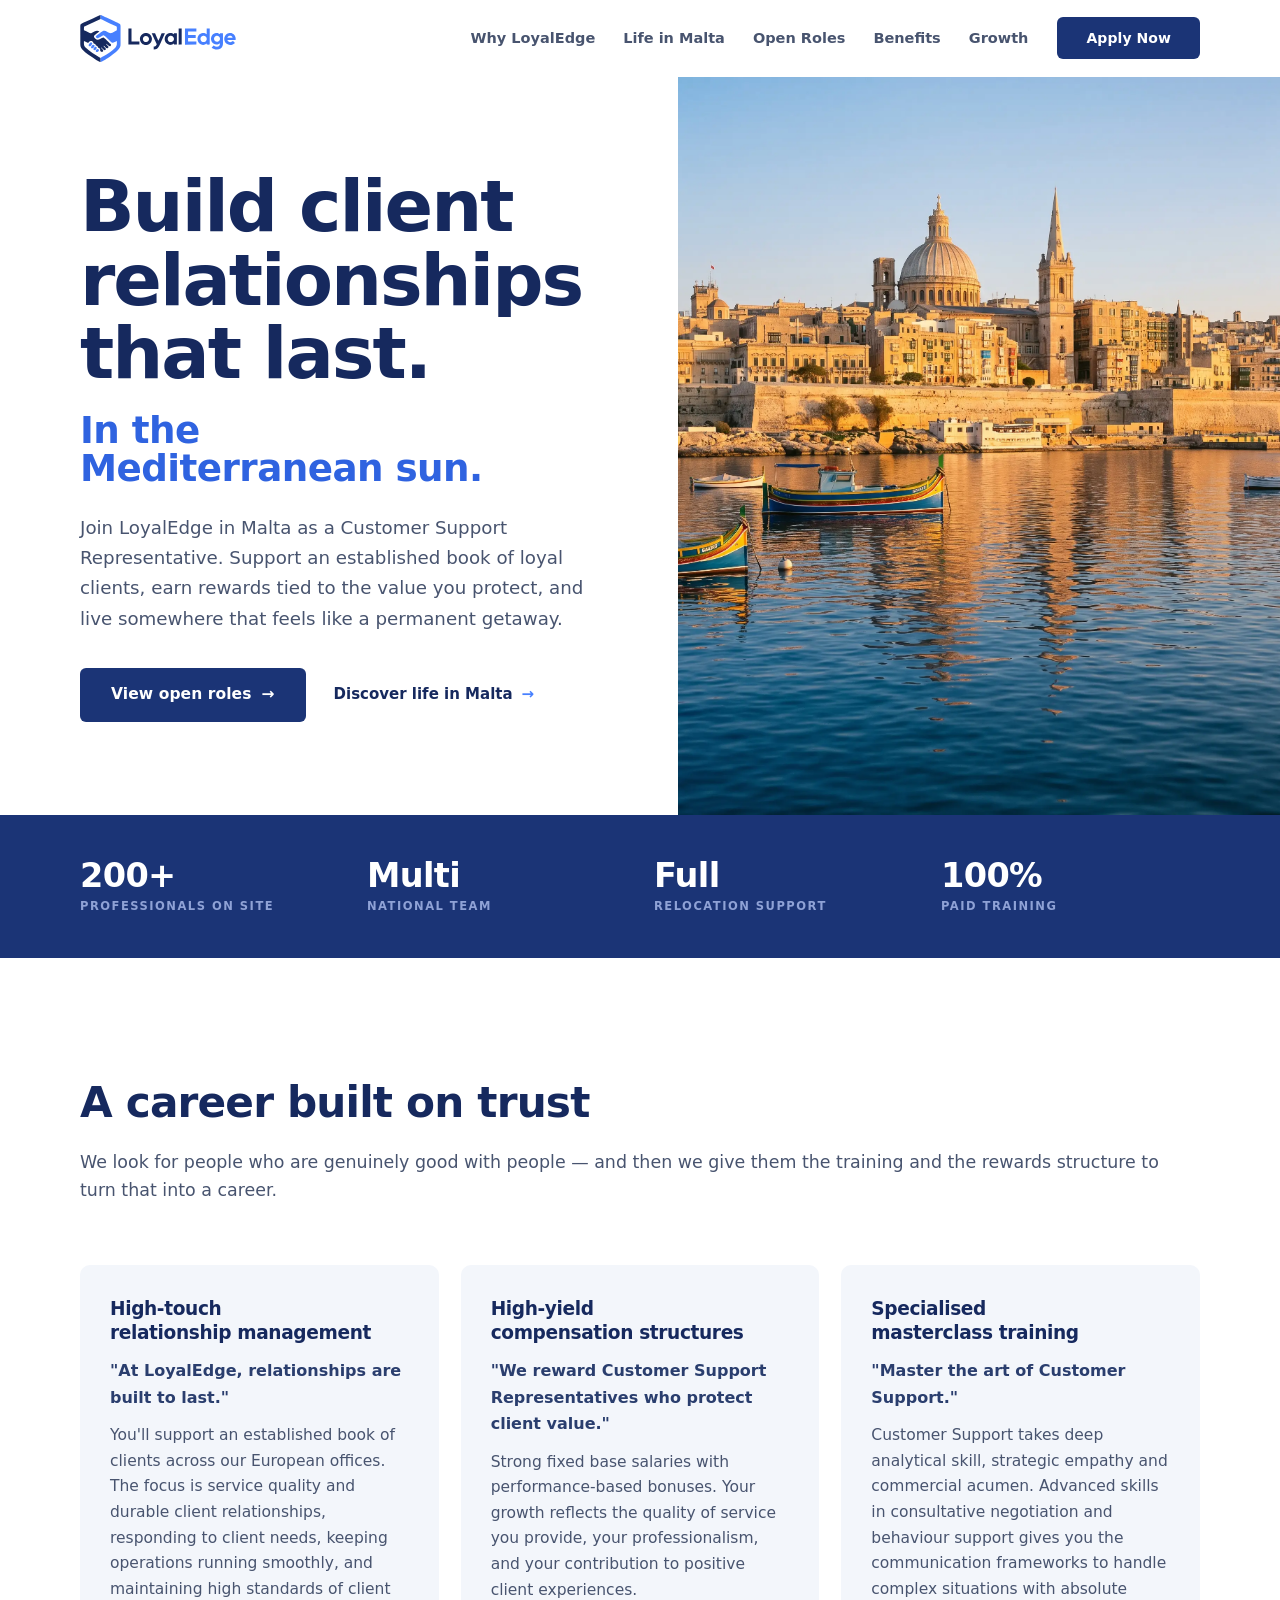
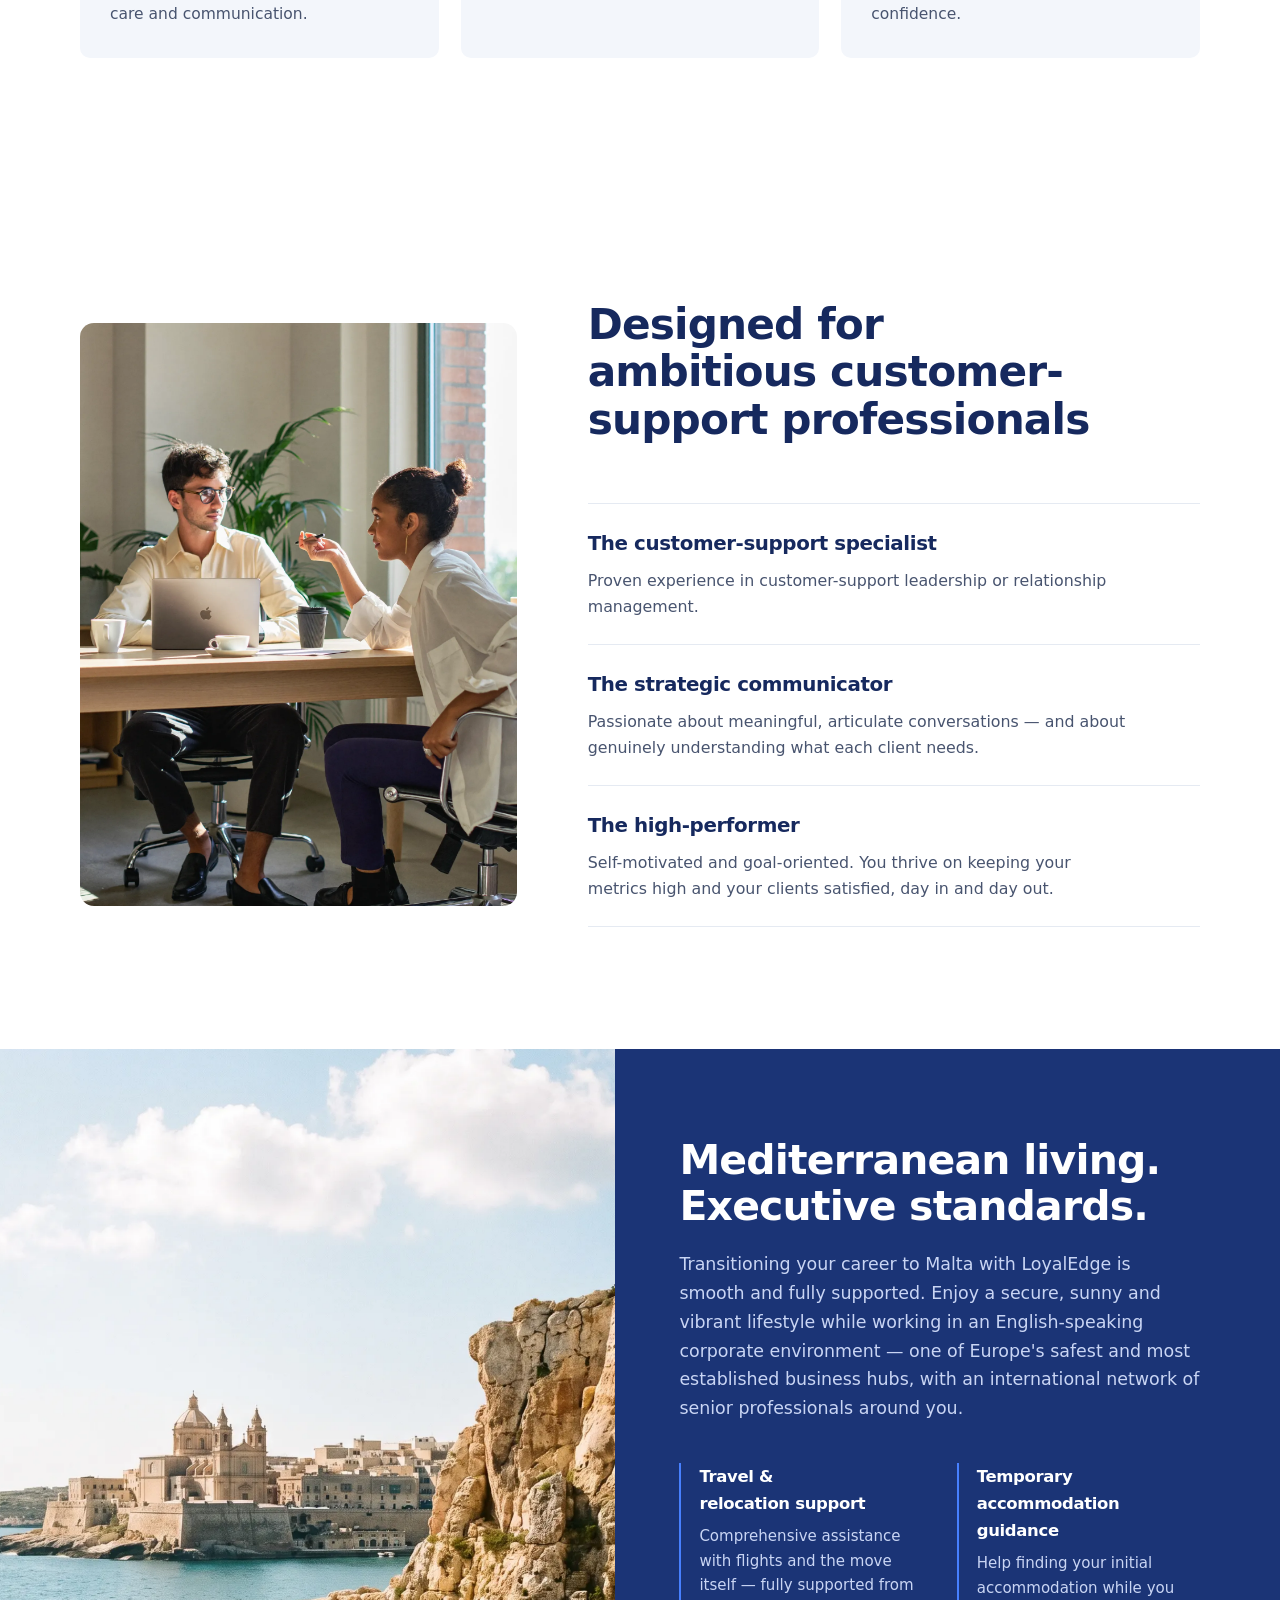
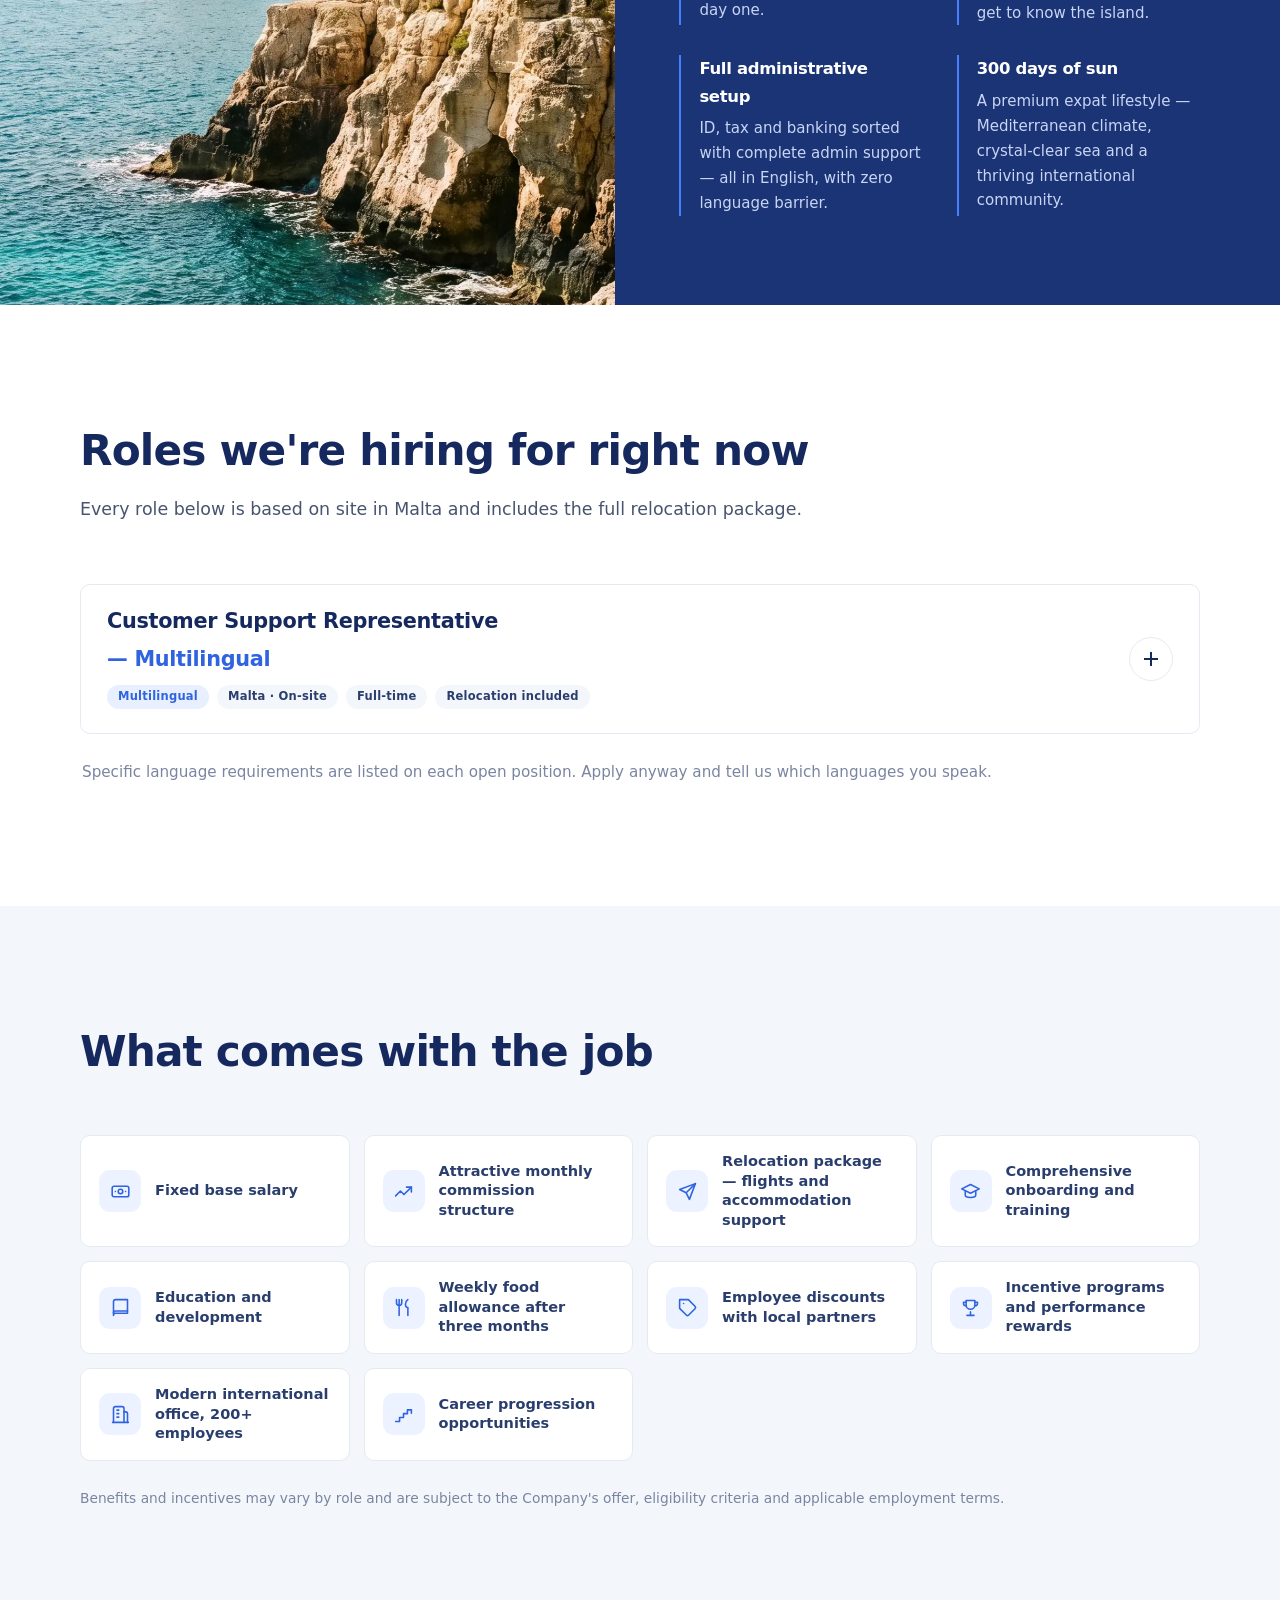
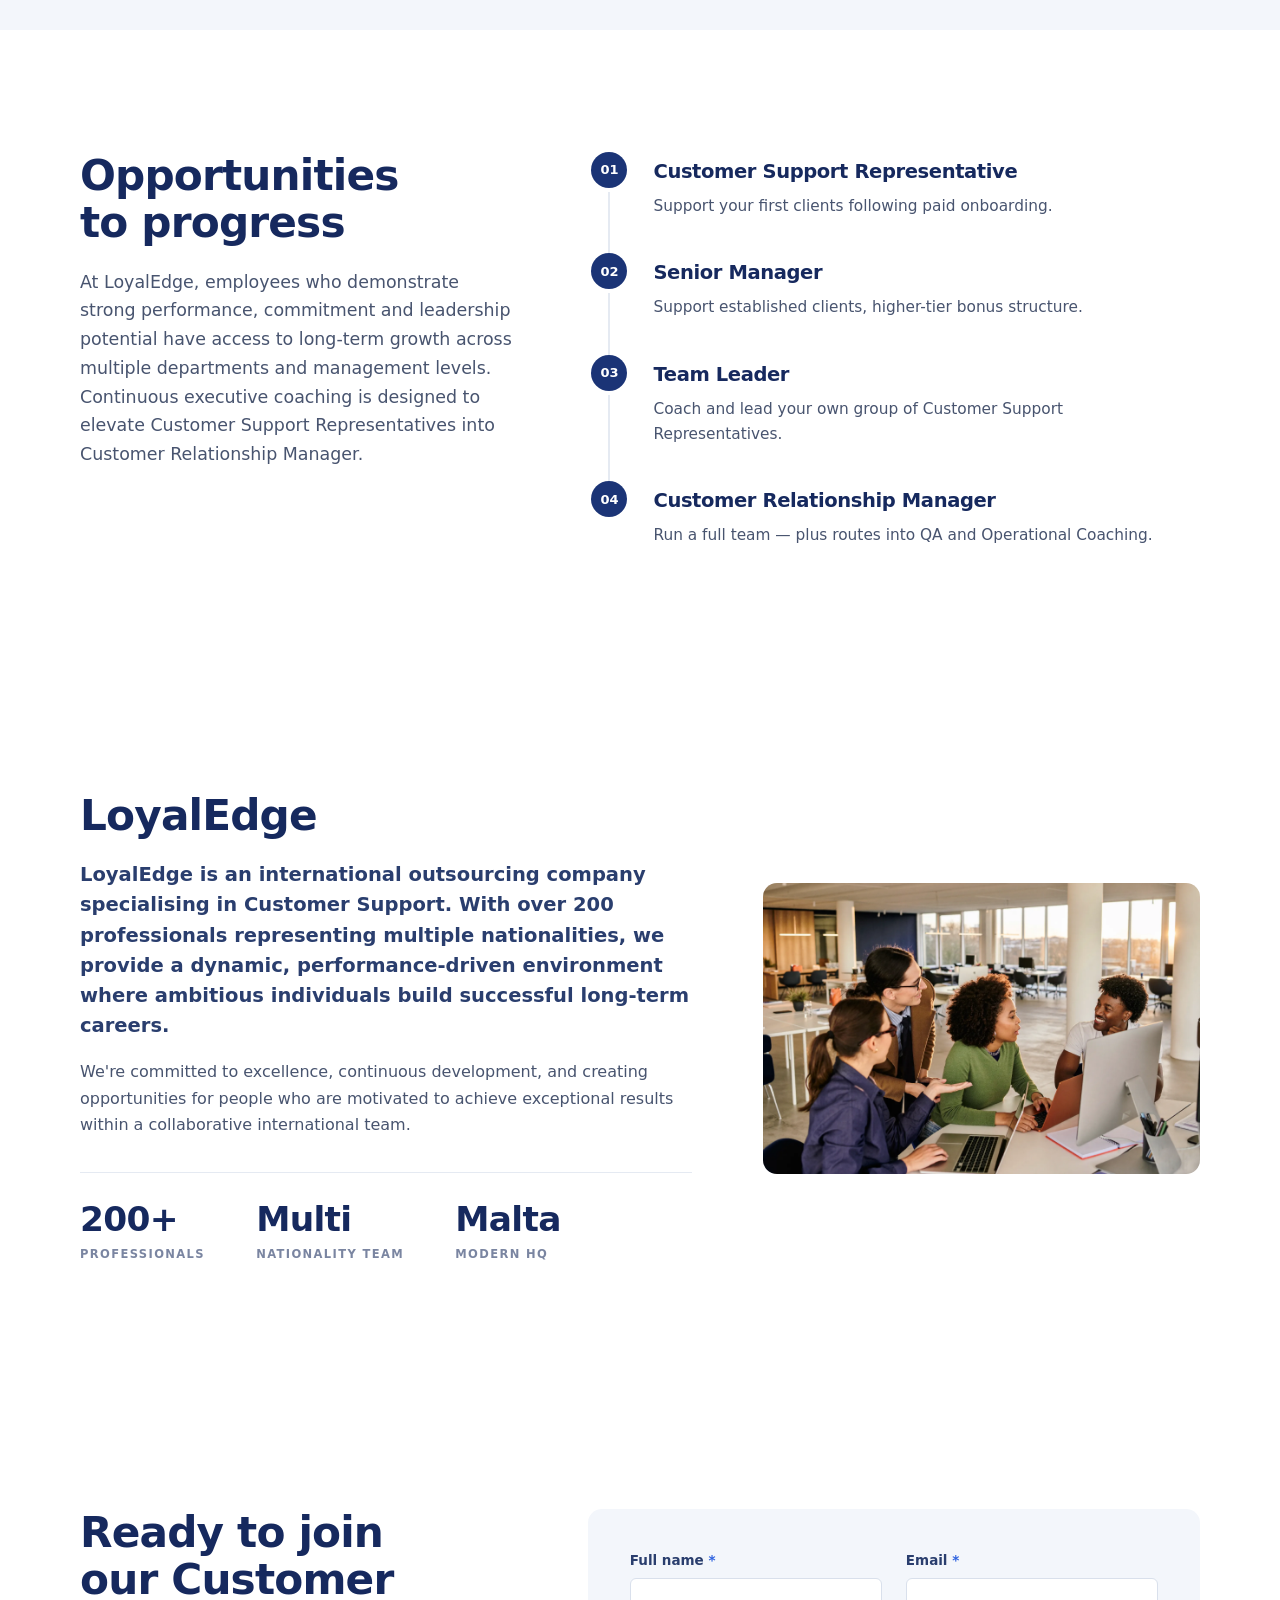
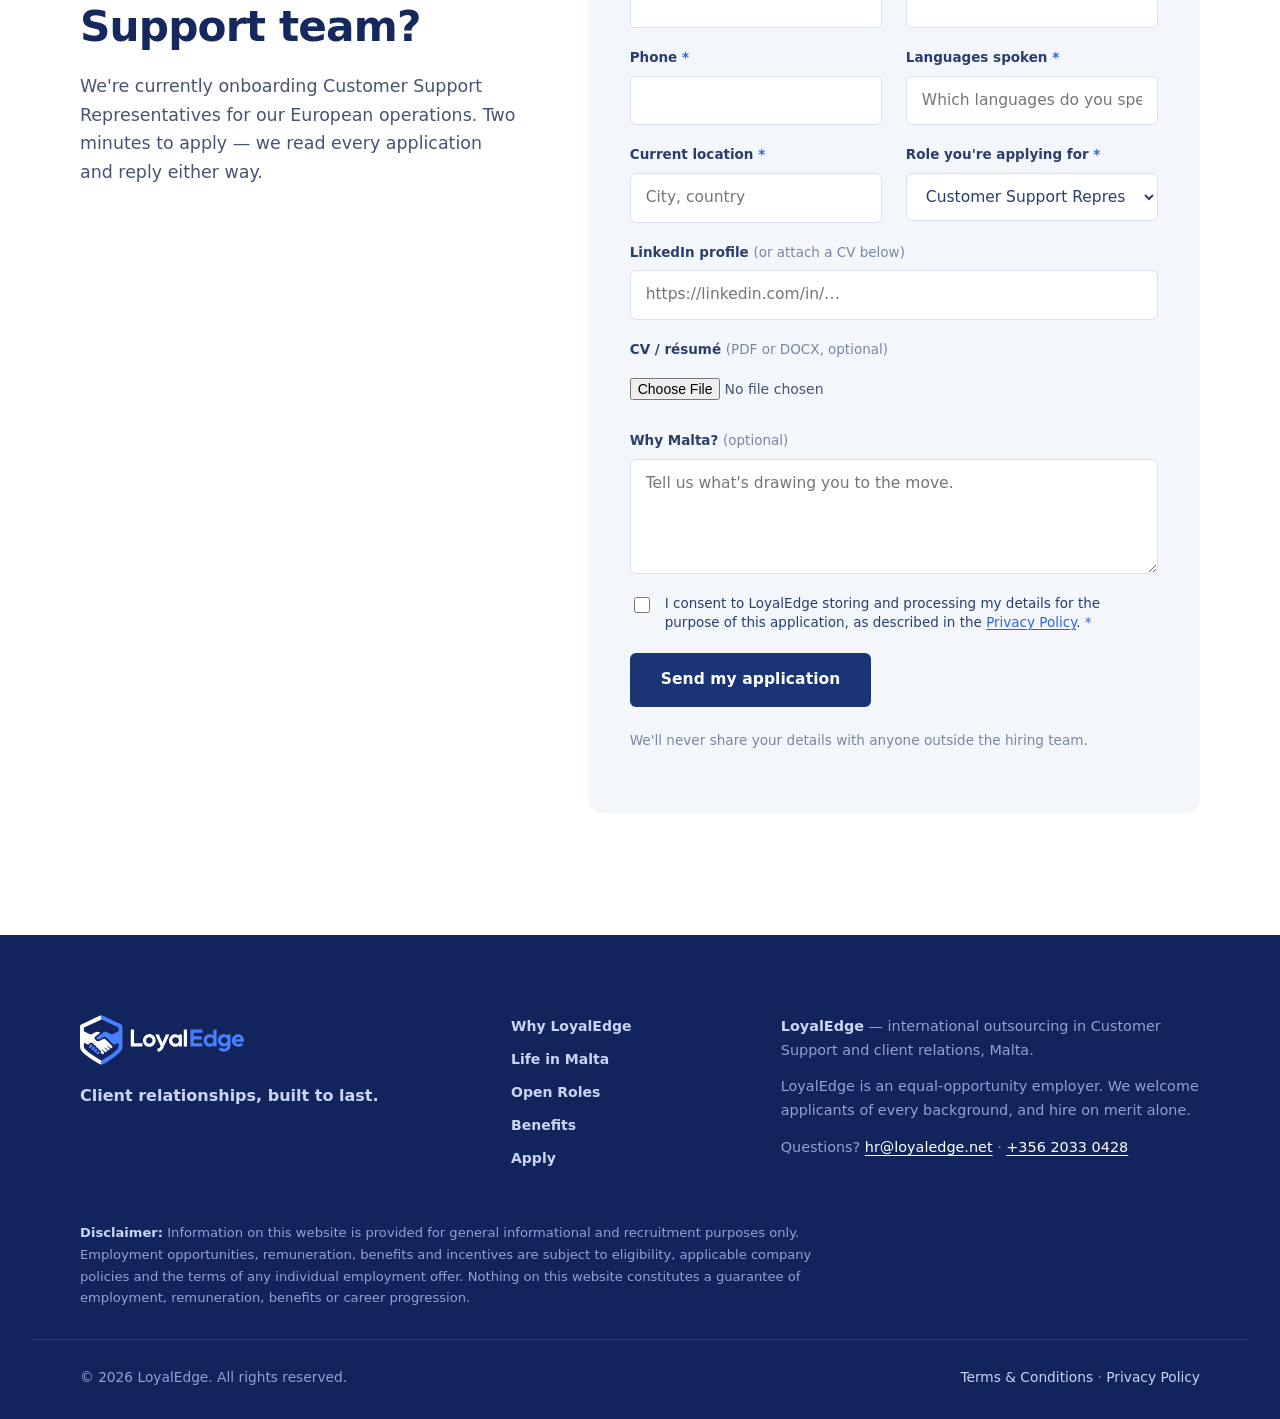
<file: index.html>
<!doctype html>
<html lang="en">
<head>
<meta charset="utf-8">
<meta name="viewport" content="width=device-width, initial-scale=1">
<title>LoyalEdge Careers — Customer Support Roles in Malta</title>
<meta name="description" content="Join LoyalEdge in Malta as a Customer Support Representative. Support an established book of clients, with rewards tied to the value you protect, full relocation support and paid training.">
<meta name="theme-color" content="#FFFFFF">

<meta property="og:type" content="website">
<meta property="og:title" content="LoyalEdge Careers — Customer Support Roles in Malta">
<meta property="og:description" content="Build client relationships that last, in the Mediterranean sun. Paid training, performance rewards, full relocation support.">
<meta property="og:site_name" content="LoyalEdge">
<meta name="twitter:card" content="summary_large_image">
<meta name="twitter:title" content="LoyalEdge Careers — Customer Support Roles in Malta">
<meta name="twitter:description" content="Build client relationships that last, in the Mediterranean sun.">

<link rel="icon" href="data:image/svg+xml,%3Csvg xmlns='http://www.w3.org/2000/svg' viewBox='0 0 271 316'%3E%3Cpath d='M136.7 315.7C128.6 314.4 110.6 303.7 102.5 298.6 70.9 278.4 37.7 258.1 12 230.6-2.1 215.4.1 197.7.1 178.7l.1-45-.1-39.2c0-7.2-.2-14.5.1-21.7.4-8.3 2.8-11.4 10.2-15 8.4-4 16.8-7.8 25.2-11.7l49.2-22.9 30.9-14.4C121.4 6.1 130.7 1.4 136.5 0c.2 8.8-.2 19.1.3 27.3-34.2 14.4-67.7 32-101.7 46.8-2.8 1.2-8.2 3.5-9.4 6-1.8 3.5-1 19.4-1 22.4 10.6 5 21.3 10 31.8 15.2 6.6 3.3 12.3 6.2 19.7 3 17.8-7.5 32.9-23 52.6-9.5-10.5 8.1-22.9 16.5-32.6 25.3-6.2 5.6-4.8 12.4.3 17.7 21.6 26.4 38-.7 59.4-4.8 3.8-.7 41 38.1 46.4 43 4.3 3.9 6.4 10.1 1.1 14.8-9.9 8.6-23.2-14.9-29-14.9-2.6 7.5 28.5 19.2 9.6 29.7-8.6 4.8-19.2-14.9-25.9-16.9l-1.2 1.1c.2 6.2 22.3 16.3 13.3 25.5-10.1 10.3-20.7-8.7-28.4-14.2h-1.2c-1.2 1.6-1 .8-.9 2.6 4.5 5 15 13.3 14.7 19-.2 2-1.1 4-2.7 5.3-6.6 5.8-13.6-.2-18.2-5 2.9-11.1-2.3-18.5-13.2-21.2-3.3-9.9-5.5-11.4-15.2-14.9-.5-3.8-2.9-9.1-5.8-10.6-8.3-4.2-8.8-.8-12.1-10.1-1.8-5.2-12.1-10.6-17.6-8.6-7.5 1.5-11.7 7-16.2 12.4-9.4-3.6-19.4-8.5-28.6-12.8-.2 17.1-2.9 32 10.4 44.1 24.6 22.5 72.4 55.7 101.5 69.6-.1 9-.1 18 0 26.9z' fill='%231B3476'/%3E%3Cpath d='M136.5 0c5.7.7 115 52.5 127 59 1.8.9 3.3 2.2 4.5 3.8 4 5.4 2.8 23.8 2.7 31.1l-.1 40.1.1 45.9c0 6.8.3 22.8-1 29.1-5.5 27.7-49.7 55.8-71.2 71.5-9.7 7-51.8 34.5-61.8 35.2-.1-9-.1-17.9 0-26.9 3.5-1.3 15.1-8.5 18.9-10.8 28-17.3 55.9-35.9 79.8-58.6 13.5-12.8 10.5-25.9 10.4-44-6.9 3.3-22.6 12.8-29.9 11.7-8.3-1.3-46.1-47.7-56.7-50-11.6-2.5-29.1 19.3-42.2 18.4-4.5-.3-8.3-3.3-11.2-6.7-1.3-1.5-1.9-2.7-1.8-4.6 3.9-5.5 40.3-31.7 47.7-36.2 17.5-7.9 31.2 7.8 46.5 13.2 10.2 3.6 20.3-5.3 29.3-9.3 6-2.7 12.3-6.2 18.2-9.2.1-7.9 0-15.8-.1-23.7-4.4-2.9-11.3-5.9-16.1-8.2l-27.1-12.8-40.7-19.4c-7.7-3.6-17.1-8.4-24.9-11.4-.4-8.3 0-18.6-.2-27.3z' fill='%234780FF'/%3E%3C/svg%3E">

<link rel="stylesheet" href="styles.css">
<noscript><style>.reveal, .trust li, .role-body-inner { opacity: 1; transform: none; }</style></noscript>

<script type="application/ld+json">
{
  "@context": "https://schema.org/",
  "@type": "JobPosting",
  "title": "Customer Support Representative (Multilingual)",
  "description": "Support an established book of clients as the lead point of contact for their day-to-day needs. Respond to client requests, keep operations running smoothly, and maintain high standards of client care and communication.",
  "employmentType": "FULL_TIME",
  "hiringOrganization": {
    "@type": "Organization",
    "name": "LoyalEdge",
    "description": "International outsourcing company specialising in Customer Support and client relations."
  },
  "jobLocation": {
    "@type": "Place",
    "address": { "@type": "PostalAddress", "addressCountry": "MT", "addressLocality": "Malta" }
  },
  "skills": "Customer support, client relationship management, communication, multilingual",
  "jobBenefits": "Fixed base salary, monthly commission structure, relocation package with flight assistance and accommodation support, paid onboarding and training, weekly food allowance after three months, employee discounts, incentive programs."
}
</script>
</head>
<body>

<a class="skip-link" href="#main">Skip to main content</a>

<!-- Logo symbol. "LOYAL" + left shield use currentColor so the mark inverts on dark
     surfaces; "EDGE" + right shield stay brand blue in every context. -->
<svg width="0" height="0" aria-hidden="true" focusable="false" style="position:absolute">
  <symbol id="loyaledge" viewBox="0 0 1045 316">
    <path fill="currentColor" d="M136.713 315.699C128.648 314.407 110.573 303.685 102.465 298.56C70.949 278.428 37.7438 258.062 12.0398 230.552C-2.1436 215.373 0.120086 197.665 0.148864 178.671L0.217442 133.662L0.148864 94.4327C0.114575 87.2344 -0.0960531 80.0117 0.208875 72.8085C0.56095 64.4763 2.99854 61.397 10.3119 57.8585C18.6913 53.8038 27.1148 50.0032 35.5248 46.0967L84.7137 23.2137L115.6 8.8178C121.382 6.12672 130.727 1.40401 136.547 0C136.786 8.75045 136.364 19.0323 136.797 27.3174C102.649 41.6986 69.0809 59.2944 35.0655 74.1415C32.3279 75.3361 26.928 77.5998 25.6691 80.1084C23.9155 83.6053 24.6845 99.5234 24.7347 102.481C35.3797 107.472 46.0154 112.513 56.5648 117.678C63.2083 120.931 68.8421 123.855 76.2479 120.721C94.0721 113.181 109.146 97.684 128.882 111.239C118.337 119.367 106.004 127.715 96.2654 136.521C90.0579 142.135 91.5219 148.931 96.5158 154.216C118.101 180.588 134.49 154.92 155.929 150.823C159.742 150.101 196.885 188.927 202.282 193.862C206.541 197.751 208.683 203.91 203.329 208.607C193.464 217.259 180.135 193.789 174.333 193.758C171.699 201.241 202.783 212.917 183.938 223.473C175.31 228.305 164.75 208.613 157.995 206.586L156.824 207.688C157.013 213.885 179.148 223.951 170.071 233.252C159.987 243.582 149.426 224.533 141.665 219.077L140.539 219.114C139.291 220.718 139.497 219.867 139.636 221.679C144.169 226.639 154.645 235.003 154.299 240.618C154.164 242.669 153.22 244.586 151.673 245.945C145.04 251.768 138.029 245.731 133.427 240.967C136.37 229.903 131.121 222.482 120.246 219.757C116.94 209.813 114.751 208.356 104.998 204.841C104.473 201.026 102.09 195.736 99.2161 194.279C90.8814 190.048 90.3689 193.458 87.0802 184.157C85.2323 178.928 75.0043 173.528 69.5034 175.573C61.9776 177.061 57.7618 182.584 53.311 187.996C43.9599 184.347 33.9548 179.406 24.7849 175.108C24.5896 192.203 21.8936 207.082 35.1935 219.206C59.8265 241.665 107.556 274.913 136.704 288.849C136.621 297.795 136.624 306.747 136.713 315.699Z"/>
    <path fill="#4780FF" d="M136.546 0C142.21 0.686394 251.549 52.4562 263.497 58.9656C265.252 59.9134 266.776 61.2342 267.964 62.8353C271.991 68.2291 270.748 86.643 270.722 93.9104L270.662 134.03L270.724 179.926C270.729 186.729 271.037 202.704 269.771 209.048C264.25 236.724 220.056 264.828 198.562 280.461C188.901 287.49 146.74 314.97 136.712 315.699C136.622 306.747 136.619 297.795 136.703 288.849C140.247 287.588 151.833 280.387 155.565 278.079C183.55 260.769 211.472 242.198 235.39 219.493C248.872 206.696 245.885 193.562 245.755 175.518C238.893 178.794 223.171 188.327 215.879 187.182C207.563 185.884 169.804 139.519 159.139 137.189C147.578 134.664 130.068 156.469 116.953 155.557C112.42 155.244 108.671 152.213 105.801 148.901C104.53 147.437 103.89 146.232 103.991 144.291C107.901 138.843 144.279 112.591 151.683 108.069C169.186 100.22 182.894 115.925 198.207 121.293C208.437 124.88 218.513 116.01 227.513 111.948C233.506 109.244 239.837 105.735 245.759 102.764C245.826 94.8791 245.777 86.9938 245.614 79.1104C241.262 76.2123 234.354 73.182 229.516 70.8871L202.446 58.0722L161.709 38.7203C154.049 35.0875 144.584 30.314 136.796 27.3174C136.363 19.0323 136.785 8.75045 136.546 0Z"/>
    <path fill="#4780FF" d="M68.5957 185.523C89.9645 183.986 77.5127 203.102 67.4641 210.199C65.0002 210.566 60.0295 210.162 58.3653 208.405C51.6991 201.363 64.1828 189.485 68.5957 185.523Z"/>
    <path fill="#4780FF" d="M85.6577 199.668C105.611 200.011 92.5535 218.815 82.3721 224.252C62.8922 223.701 75.9576 204.205 85.6577 199.668Z"/>
    <path fill="#4780FF" d="M99.8603 214.296C103.036 214.131 107.869 214.749 109.611 217.511C114.303 224.963 103.191 233.872 98.6295 237.092C95.7082 237.203 91.3076 236.554 89.4707 234.288C83.9648 227.504 95.8582 217.529 99.8603 214.296Z"/>
    <path fill="#4780FF" d="M115.209 228.391C130.909 229.187 127.025 244.353 114.699 248.664C97.4861 248.933 104.481 234.183 115.209 228.391Z"/>
    <path fill="#4780FF" d="M912.77 120.847C929.632 119.734 928.537 124.762 938.805 128.365C940.385 126.993 938.218 125.916 940.036 122.692C945.504 122.263 953.512 122.54 959.17 122.57C959.795 135.425 959.275 150.831 959.379 163.903C958.73 176.388 960.781 191.04 958.074 203.176C950.194 238.469 905.728 239.59 882.834 218.698L887.023 214.498L896.128 205.393C914.038 218.808 939.657 217.675 939.332 190.336C933.754 194.34 929.48 197.028 922.549 198.345C912.966 200.065 903.096 197.898 895.111 192.326C886.533 186.332 881.028 176.877 879.314 166.621C877.618 155.845 880.214 144.834 886.551 135.954C893.347 126.543 901.779 122.645 912.77 120.847ZM939.167 156.354C937.287 145.56 927.123 138.252 916.291 139.91C909.084 141.014 903.041 145.927 900.487 152.753C897.934 159.58 899.269 167.253 903.978 172.818C908.692 178.378 916.04 180.956 923.197 179.56C933.949 177.459 941.047 167.148 939.167 156.354Z"/>
    <path fill="#4780FF" d="M870.331 90.6113C869.627 126.522 870.705 163.112 870.209 199.122C865.776 199.128 854.191 199.471 850.511 198.724C849.77 196.985 849.996 193.942 849.99 191.939C837.322 202.343 824.414 203.475 809.627 197.267C786.445 185.082 780.861 154.852 796.946 134.825C803.253 126.842 812.548 121.78 822.676 120.811C833.305 119.797 841.847 123.144 849.904 129.713L849.96 90.666L870.331 90.6113ZM850.088 157.59C848.208 146.021 837.285 138.18 825.719 140.1C814.214 142.011 806.419 152.869 808.286 164.38C810.16 175.897 820.991 183.729 832.509 181.898C844.088 180.062 851.968 169.162 850.088 157.59Z"/>
    <path fill="currentColor" d="M602.649 120.889C613.915 119.91 620.718 123.48 629.425 129.67L629.541 122.502L649.521 122.532L649.472 199.129L629.627 199.16L629.566 191.739L624.312 195.7C620.259 198.137 616.487 199.699 611.828 200.495C602.025 202.221 591.94 199.888 583.894 194.035C556.096 173.786 564.686 125.997 602.649 120.889ZM625.036 147.462C620.168 141.621 612.533 138.853 605.05 140.215C593.692 142.284 586.099 153.102 588.022 164.491C589.945 175.873 600.666 183.6 612.08 181.825C619.593 180.661 625.894 175.536 628.576 168.421C631.264 161.306 629.91 153.298 625.036 147.462Z"/>
    <path fill="#4780FF" d="M703.911 90.5714L780.639 90.5469L780.499 111.133C762.203 111.464 743.154 111.235 724.815 111.277C724.687 119.072 724.681 126.869 724.791 134.665L775.992 134.677C776.096 141.244 776.102 147.811 776.016 154.381L731.955 154.388C729.628 154.339 727.412 154.094 725.238 154.859C724.338 159.807 724.779 173.277 724.913 178.757L780.615 178.819C780.639 185.597 780.627 192.375 780.578 199.153L704.083 199.19C703.807 162.984 703.746 126.778 703.911 90.5714Z"/>
    <path fill="currentColor" d="M436.804 120.799C458.819 118.214 478.797 133.874 481.544 155.869C484.29 177.863 468.776 197.958 446.802 200.867C424.598 203.8 404.251 188.095 401.475 165.868C398.7 143.643 414.559 123.411 436.804 120.799ZM462.057 159.629C461.266 148.326 451.497 139.788 440.192 140.515C428.798 141.249 420.175 151.112 420.973 162.507C421.77 173.895 431.683 182.462 443.068 181.598C454.364 180.747 462.849 170.926 462.057 159.629Z"/>
    <path fill="#4780FF" d="M1008.1 120.768C1028.49 120.936 1042.33 135.9 1044.42 155.423C1044.86 159.617 1044.64 164.154 1044.56 168.379C1026.06 168.618 1007.31 168.483 988.805 168.471C995.259 185.658 1013.52 186.7 1026.07 175.311C1028.06 176.903 1030.08 178.709 1032.02 180.38L1040.06 187.557C1026.42 201.829 999.863 206.569 983.95 193.631C956.659 171.447 965.238 126.338 1003.45 120.873C1005 120.8 1006.55 120.765 1008.1 120.768ZM1024.34 153.108C1020.06 141.654 1015.11 138.764 1002.73 139.77C994.862 142.526 991.947 145.171 988.874 153.145L1010.74 153.231L1024.34 153.108Z"/>
    <path fill="currentColor" d="M480.318 122.642L502.77 122.482C509.107 138.814 517.698 157.498 524.856 173.712C531.199 161.368 541.02 136.317 546.911 122.552L569.131 122.61C561.753 140.327 553.009 158.276 545.227 175.984C540.077 186.711 535.516 197.935 530.244 208.632C521.702 225.96 512.928 231.367 493.629 231.71L493.634 212.398C506.511 212.367 509.64 207.83 514.201 196.735C502.953 172.377 490.886 147.205 480.318 122.642Z"/>
    <path fill="currentColor" d="M323.616 90.6254L344.393 90.5898L344.438 178.814L397.53 178.795L397.486 199.124L323.566 199.136L323.616 90.6254Z"/>
    <path fill="currentColor" d="M661.456 90.6602L681.705 90.5684L681.693 199.172C675.006 199.093 668.136 199.172 661.438 199.184L661.456 90.6602Z"/>
  </symbol>
</svg>

<header class="site-header" id="siteHeader">
  <div class="wrap header-inner">
    <a class="logo" href="#top" aria-label="LoyalEdge home">
      <svg class="logo-svg" role="img" aria-hidden="true"><use href="#loyaledge"></use></svg>
    </a>

    <nav class="nav" id="nav" aria-label="Main">
      <a href="#why">Why LoyalEdge</a>
      <a href="#malta">Life in Malta</a>
      <a href="#roles">Open Roles</a>
      <a href="#benefits">Benefits</a>
      <a href="#growth">Growth</a>
      <a class="btn btn-primary btn-sm nav-cta" href="#apply">Apply Now</a>
    </nav>

    <button class="menu-toggle" id="menuToggle" aria-expanded="false" aria-controls="nav" aria-label="Open menu">
      <span></span><span></span><span></span>
    </button>
  </div>
</header>

<main id="main">

  <!-- ============ HERO ============ -->
  <section class="hero" id="top">
    <div class="hero-copy">
      <h1 class="hero-title">
        <span class="hl" style="--l:1"><span>Build client</span></span>
        <span class="hl" style="--l:2"><span>relationships</span></span>
        <span class="hl" style="--l:3"><span>that last.</span></span>
        <span class="hl hl-acc" style="--l:4"><span class="acc">In the Mediterranean sun.</span></span>
      </h1>
      <p class="lede reveal-load" style="--l:5">
        Join LoyalEdge in Malta as a Customer Support Representative. Support an established
        book of loyal clients, earn rewards tied to the value you protect, and live somewhere
        that feels like a permanent getaway.
      </p>
      <div class="hero-cta reveal-load" style="--l:6">
        <a class="btn btn-primary btn-lg" href="#roles">View open roles<span class="btn-arr" aria-hidden="true">&rarr;</span></a>
        <a class="link-quiet" href="#malta">Discover life in Malta</a>
      </div>
    </div>

    <figure class="hero-media">
      <img src="assets/hero-valletta.webp" alt="Valletta old town and the Grand Harbour in Malta at golden hour" fetchpriority="high">
    </figure>
  </section>

  <!-- ============ STAT BAND ============ -->
  <div class="statband">
    <div class="wrap">
      <ul class="trust reveal">
        <li><strong>200+</strong><span>Professionals on site</span></li>
        <li><strong>Multi</strong><span>National team</span></li>
        <li><strong>Full</strong><span>Relocation support</span></li>
        <li><strong>100%</strong><span>Paid training</span></li>
      </ul>
    </div>
  </div>

  <!-- ============ WHY LOYALEDGE ============ -->
  <section class="section" id="why">
    <div class="wrap">
      <header class="section-head reveal">
        <h2>A career built on trust</h2>
        <p class="section-sub">
          We look for people who are genuinely good with people — and then we give them
          the training and the rewards structure to turn that into a career.
        </p>
      </header>

      <div class="props">
        <article class="prop reveal">
          <h3>High-touch relationship management</h3>
          <p class="prop-quote">"At LoyalEdge, relationships are built to last."</p>
          <p>
            You'll support an established book of clients across our European offices.
            The focus is service quality and durable client relationships, responding to
            client needs, keeping operations running smoothly, and maintaining high
            standards of client care and communication.
          </p>
        </article>

        <article class="prop reveal">
          <h3>High-yield compensation structures</h3>
          <p class="prop-quote">"We reward Customer Support Representatives who protect client value."</p>
          <p>
            Strong fixed base salaries with performance-based bonuses. Your growth
            reflects the quality of service you provide, your professionalism, and your
            contribution to positive client experiences.
          </p>
        </article>

        <article class="prop reveal">
          <h3>Specialised masterclass training</h3>
          <p class="prop-quote">"Master the art of Customer Support."</p>
          <p>
            Customer Support takes deep analytical skill, strategic empathy and commercial
            acumen. Advanced skills in consultative negotiation and behaviour support gives
            you the communication frameworks to handle complex situations with absolute
            confidence.
          </p>
        </article>
      </div>
    </div>
  </section>

  <!-- ============ WHO WE'RE LOOKING FOR ============ -->
  <section class="section" id="candidates">
    <div class="wrap cand-grid">
      <figure class="cand-media media-reveal reveal">
        <img src="assets/office-conversation.webp" alt="Two colleagues in a relaxed one-to-one conversation at a desk in a bright, modern office" loading="lazy">
      </figure>

      <div>
        <header class="section-head reveal">
          <h2>Designed for ambitious customer-support professionals</h2>
        </header>

        <div class="profiles">
          <article class="profile reveal">
            <h3>The customer-support specialist</h3>
            <p>
              Proven experience in customer-support leadership or relationship management.
            </p>
          </article>

          <article class="profile reveal">
            <h3>The strategic communicator</h3>
            <p>
              Passionate about meaningful, articulate conversations — and about genuinely
              understanding what each client needs.
            </p>
          </article>

          <article class="profile reveal">
            <h3>The high-performer</h3>
            <p>
              Self-motivated and goal-oriented. You thrive on keeping your metrics high and
              your clients satisfied, day in and day out.
            </p>
          </article>
        </div>
      </div>
    </div>
  </section>

  <!-- ============ MALTA ============ -->
  <section class="malta-band band-dark" id="malta">
    <figure class="malta-media reveal">
      <img src="assets/malta-coast.webp" alt="Maltese limestone coastline with turquoise Mediterranean water and a historic town in the distance" loading="lazy">
    </figure>

    <div class="malta-panel">
      <header class="reveal">
        <h2>Mediterranean living. Executive standards.</h2>
        <p class="section-sub">
          Transitioning your career to Malta with LoyalEdge is smooth and fully supported.
          Enjoy a secure, sunny and vibrant lifestyle while working in an English-speaking
          corporate environment — one of Europe's safest and most established business hubs,
          with an international network of senior professionals around you.
        </p>
      </header>

      <div class="malta-list">
        <article class="m-item reveal">
          <h3>Travel &amp; relocation support</h3>
          <p>Comprehensive assistance with flights and the move itself — fully supported from day one.</p>
        </article>
        <article class="m-item reveal">
          <h3>Temporary accommodation guidance</h3>
          <p>Help finding your initial accommodation while you get to know the island.</p>
        </article>
        <article class="m-item reveal">
          <h3>Full administrative setup</h3>
          <p>ID, tax and banking sorted with complete admin support — all in English, with zero language barrier.</p>
        </article>
        <article class="m-item reveal">
          <h3>300 days of sun</h3>
          <p>A premium expat lifestyle — Mediterranean climate, crystal-clear sea and a thriving international community.</p>
        </article>
      </div>
    </div>
  </section>

  <!-- ============ OPEN ROLES ============ -->
  <section class="section" id="roles">
    <div class="wrap">
      <header class="section-head reveal">
        <h2>Roles we're hiring for right now</h2>
        <p class="section-sub">Every role below is based on site in Malta and includes the full relocation package.</p>
      </header>

      <div class="roles">
        <!-- Single multilingual role block. Specific language requirements belong on the
             individual open positions, not on this page. -->
        <article class="role reveal" data-role-id="csr-multilingual">
          <h3 class="role-head">
            <button type="button" class="role-toggle" aria-expanded="false" aria-controls="role-csr-multilingual">
              <span class="role-title">
                Customer Support Representative <em>— Multilingual</em>
                <span class="role-tags">
                  <span class="tag tag-accent">Multilingual</span>
                  <span class="tag">Malta · On-site</span>
                  <span class="tag">Full-time</span>
                  <span class="tag">Relocation included</span>
                </span>
              </span>
              <span class="role-chev" aria-hidden="true"></span>
            </button>
          </h3>

          <div class="role-body" id="role-csr-multilingual" hidden>
            <div class="role-body-inner">
              <p class="role-overview">
                Create long-term, trusting relationships with our customers. You'll support an
                established book of clients, acting as the lead point of contact for their
                day-to-day needs, and work closely with Customer Service and other internal
                teams to improve the whole client experience.
              </p>

              <ul class="role-facts">
                <li class="fact">
                  <svg viewBox="0 0 24 24" fill="none" stroke="currentColor" stroke-width="1.8" stroke-linecap="round" stroke-linejoin="round" aria-hidden="true"><rect x="2.5" y="6" width="19" height="12" rx="2"/><circle cx="12" cy="12" r="2.6"/><path d="M6.2 12h.01M17.8 12h.01"/></svg>
                  Fixed base salary + monthly commission
                </li>
                <li class="fact">
                  <svg viewBox="0 0 24 24" fill="none" stroke="currentColor" stroke-width="1.8" stroke-linecap="round" stroke-linejoin="round" aria-hidden="true"><path d="M12 4L2 9l10 5 10-5-10-5z"/><path d="M6 11.5V16c0 1.5 2.7 2.8 6 2.8s6-1.3 6-2.8v-4.5"/></svg>
                  Fully paid onboarding &amp; training
                </li>
                <li class="fact">
                  <svg viewBox="0 0 24 24" fill="none" stroke="currentColor" stroke-width="1.8" stroke-linecap="round" stroke-linejoin="round" aria-hidden="true"><path d="M21 3L10.5 13.5"/><path d="M21 3l-6.8 18-3.7-7.5L3 9.8z"/></svg>
                  Complete relocation package
                </li>
              </ul>

              <div class="role-cols">
                <div>
                  <h4>What you'll do</h4>
                  <ul class="ticks">
                    <li>Operate as the lead point of contact for all matters specific to the clients you support.</li>
                    <li>Build and maintain strong, long-lasting client relationships.</li>
                    <li>Develop trusted-advisor relationships with key clients.</li>
                    <li>Ensure timely, successful delivery of our support against client needs and objectives.</li>
                    <li>Keep day-to-day operations running smoothly for the clients you support.</li>
                    <li>Meet and exceed daily client-care and service-quality targets.</li>
                    <li>Handle challenging client requests and issue escalations.</li>
                  </ul>
                </div>
                <div>
                  <h4>What you'll bring</h4>
                  <ul class="ticks">
                    <li>Fluent English plus at least one additional European language, written and verbal.</li>
                    <li>Strong communication skills to reach outcomes that work for both sides.</li>
                    <li>Previous experience in customer support, client care or a comparable client-facing role.</li>
                    <li>Proven ability to manage multiple client relationships at once with sharp attention to detail.</li>
                    <li>Excellent listening, negotiation and presentation ability.</li>
                    <li>Genuine enthusiasm, energy and imagination.</li>
                  </ul>
                </div>
              </div>

              <div class="role-cta">
                <a class="btn btn-primary role-apply" href="#apply" data-apply="csr-multilingual">Apply for this role<span class="btn-arr" aria-hidden="true">&rarr;</span></a>
                <p class="role-reply">We read every application and reply either way.</p>
              </div>
            </div>
          </div>
        </article>
      </div>

      <p class="roles-note reveal">
        Specific language requirements are listed on each open position. Apply anyway and
        tell us which languages you speak.
      </p>
    </div>
  </section>

  <!-- ============ BENEFITS ============ -->
  <section class="section section-panel" id="benefits">
    <div class="wrap">
      <header class="section-head reveal">
        <h2>What comes with the job</h2>
      </header>

      <ul class="perks">
        <li class="perk reveal">
          <span class="perk-icon" aria-hidden="true"><svg viewBox="0 0 24 24" fill="none" stroke="currentColor" stroke-width="1.8" stroke-linecap="round" stroke-linejoin="round"><rect x="2.5" y="6" width="19" height="12" rx="2"/><circle cx="12" cy="12" r="2.6"/><path d="M6.2 12h.01M17.8 12h.01"/></svg></span>
          Fixed base salary
        </li>
        <li class="perk reveal">
          <span class="perk-icon" aria-hidden="true"><svg viewBox="0 0 24 24" fill="none" stroke="currentColor" stroke-width="1.8" stroke-linecap="round" stroke-linejoin="round"><path d="M3 17l5.5-5.5 4 4L21 7"/><path d="M15.5 7H21v5.5"/></svg></span>
          Attractive monthly commission structure
        </li>
        <li class="perk reveal">
          <span class="perk-icon" aria-hidden="true"><svg viewBox="0 0 24 24" fill="none" stroke="currentColor" stroke-width="1.8" stroke-linecap="round" stroke-linejoin="round"><path d="M21 3L10.5 13.5"/><path d="M21 3l-6.8 18-3.7-7.5L3 9.8z"/></svg></span>
          Relocation package — flights and accommodation support
        </li>
        <li class="perk reveal">
          <span class="perk-icon" aria-hidden="true"><svg viewBox="0 0 24 24" fill="none" stroke="currentColor" stroke-width="1.8" stroke-linecap="round" stroke-linejoin="round"><path d="M12 4L2 9l10 5 10-5-10-5z"/><path d="M6 11.5V16c0 1.5 2.7 2.8 6 2.8s6-1.3 6-2.8v-4.5"/></svg></span>
          Comprehensive onboarding and training
        </li>
        <li class="perk reveal">
          <span class="perk-icon" aria-hidden="true"><svg viewBox="0 0 24 24" fill="none" stroke="currentColor" stroke-width="1.8" stroke-linecap="round" stroke-linejoin="round"><path d="M4 5.5A2.5 2.5 0 016.5 3H20v15.5H6.5A2.5 2.5 0 004 21V5.5z"/><path d="M4 18.5A2.5 2.5 0 016.5 16H20"/></svg></span>
          Education and development
        </li>
        <li class="perk reveal">
          <span class="perk-icon" aria-hidden="true"><svg viewBox="0 0 24 24" fill="none" stroke="currentColor" stroke-width="1.8" stroke-linecap="round" stroke-linejoin="round"><path d="M7 3v18"/><path d="M4 3v3.5a3 3 0 006 0V3"/><path d="M17 3c-1.8 1.2-2.8 3.2-2.8 5.2 0 2.3 1.2 3.8 2.8 3.8V21"/></svg></span>
          Weekly food allowance after three months
        </li>
        <li class="perk reveal">
          <span class="perk-icon" aria-hidden="true"><svg viewBox="0 0 24 24" fill="none" stroke="currentColor" stroke-width="1.8" stroke-linecap="round" stroke-linejoin="round"><path d="M20.6 13.4l-7.2 7.2a2 2 0 01-2.8 0L3 13V3h10l7.6 7.6a2 2 0 010 2.8z"/><path d="M7.5 7.5h.01"/></svg></span>
          Employee discounts with local partners
        </li>
        <li class="perk reveal">
          <span class="perk-icon" aria-hidden="true"><svg viewBox="0 0 24 24" fill="none" stroke="currentColor" stroke-width="1.8" stroke-linecap="round" stroke-linejoin="round"><path d="M8 21h8M12 17v4"/><path d="M7 4h10v5a5 5 0 01-10 0V4z"/><path d="M7 6H4v1a3 3 0 003 3M17 6h3v1a3 3 0 01-3 3"/></svg></span>
          Incentive programs and performance rewards
        </li>
        <li class="perk reveal">
          <span class="perk-icon" aria-hidden="true"><svg viewBox="0 0 24 24" fill="none" stroke="currentColor" stroke-width="1.8" stroke-linecap="round" stroke-linejoin="round"><path d="M4 21V5a2 2 0 012-2h8a2 2 0 012 2v16"/><path d="M16 9h2a2 2 0 012 2v10"/><path d="M3 21h18"/><path d="M8 7h2M8 11h2M8 15h2"/></svg></span>
          Modern international office, 200+ employees
        </li>
        <li class="perk reveal">
          <span class="perk-icon" aria-hidden="true"><svg viewBox="0 0 24 24" fill="none" stroke="currentColor" stroke-width="1.8" stroke-linecap="round" stroke-linejoin="round"><path d="M3 20h4.5v-4.5H12V11h4.5V6.5H21"/><path d="M17 6.5h4v4"/></svg></span>
          Career progression opportunities
        </li>
      </ul>

      <p class="perks-note reveal">
        Benefits and incentives may vary by role and are subject to the Company's offer,
        eligibility criteria and applicable employment terms.
      </p>
    </div>
  </section>

  <!-- ============ GROWTH ============ -->
  <section class="section" id="growth">
    <div class="wrap growth-grid">
      <header class="section-head reveal">
        <h2>Opportunities to progress</h2>
        <p class="section-sub">
          At LoyalEdge, employees who demonstrate strong performance, commitment and leadership
          potential have access to long-term growth across multiple departments and
          management levels. Continuous executive coaching is designed to elevate Customer
          Support Representatives into Customer Relationship Manager.
        </p>
      </header>

      <ol class="path reveal">
        <li><span class="path-num">01</span><h3>Customer Support Representative</h3><p>Support your first clients following paid onboarding.</p></li>
        <li><span class="path-num">02</span><h3>Senior Manager</h3><p>Support established clients, higher-tier bonus structure.</p></li>
        <li><span class="path-num">03</span><h3>Team Leader</h3><p>Coach and lead your own group of Customer Support Representatives.</p></li>
        <li><span class="path-num">04</span><h3>Customer Relationship Manager</h3><p>Run a full team — plus routes into QA and Operational Coaching.</p></li>
      </ol>
    </div>
  </section>

  <!-- ============ ABOUT ============ -->
  <section class="section" id="about">
    <div class="wrap about-grid">
      <div class="reveal">
        <h2>LoyalEdge</h2>
        <p class="section-sub about-copy">
          LoyalEdge is an international outsourcing company specialising in Customer
          Support. With over 200 professionals representing multiple nationalities, we provide
          a dynamic, performance-driven environment where ambitious individuals build
          successful long-term careers.
        </p>
        <p class="about-copy">
          We're committed to excellence, continuous development, and creating opportunities
          for people who are motivated to achieve exceptional results within a collaborative
          international team.
        </p>
        <div class="about-stats">
          <div class="stat"><strong>200+</strong><span>Professionals</span></div>
          <div class="stat"><strong>Multi</strong><span>Nationality team</span></div>
          <div class="stat"><strong>Malta</strong><span>Modern HQ</span></div>
        </div>
      </div>
      <figure class="about-media media-reveal reveal">
        <img src="assets/office-team.webp" alt="A team collaborating around a table in a bright, modern office lounge" loading="lazy">
      </figure>
    </div>
  </section>

  <!-- ============ APPLY ============ -->
  <section class="section" id="apply">
    <div class="wrap apply-grid">
      <header class="section-head reveal">
        <h2>Ready to join our Customer Support team?</h2>
        <p class="section-sub">
          We're currently onboarding Customer Support Representatives for our European
          operations. Two minutes to apply — we read every application and reply
          either way.
        </p>
      </header>

      <!-- Endpoint intentionally not wired. Replace data-endpoint with the real
           ATS / webhook URL and set action+method before going live. -->
      <form class="form reveal" id="applyForm" novalidate data-endpoint="REPLACE_WITH_ATS_ENDPOINT">
        <div class="field">
          <label for="name">Full name <span class="req" aria-hidden="true">*</span></label>
          <input id="name" name="name" type="text" autocomplete="name" required>
          <p class="err" data-err-for="name"></p>
        </div>

        <div class="field">
          <label for="email">Email <span class="req" aria-hidden="true">*</span></label>
          <input id="email" name="email" type="email" autocomplete="email" required>
          <p class="err" data-err-for="email"></p>
        </div>

        <div class="field">
          <label for="phone">Phone <span class="req" aria-hidden="true">*</span></label>
          <input id="phone" name="phone" type="tel" autocomplete="tel" required>
          <p class="err" data-err-for="phone"></p>
        </div>

        <div class="field">
          <label for="languages">Languages spoken <span class="req" aria-hidden="true">*</span></label>
          <input id="languages" name="languages" type="text" placeholder="Which languages do you speak?" required>
          <p class="err" data-err-for="languages"></p>
        </div>

        <div class="field">
          <label for="location">Current location <span class="req" aria-hidden="true">*</span></label>
          <input id="location" name="location" type="text" placeholder="City, country" autocomplete="country-name" required>
          <p class="err" data-err-for="location"></p>
        </div>

        <div class="field">
          <label for="role">Role you're applying for <span class="req" aria-hidden="true">*</span></label>
          <select id="role" name="role" required>
            <option value="csr-multilingual">Customer Support Representative – (relevant language speaker)</option>
            <option value="future">Other / future opening</option>
          </select>
          <p class="err" data-err-for="role"></p>
        </div>

        <div class="field field-wide">
          <label for="linkedin">LinkedIn profile <span class="opt">(or attach a CV below)</span></label>
          <input id="linkedin" name="linkedin" type="url" placeholder="https://linkedin.com/in/…">
          <p class="err" data-err-for="linkedin"></p>
        </div>

        <div class="field field-wide">
          <label for="cv">CV / résumé <span class="opt">(PDF or DOCX, optional)</span></label>
          <input id="cv" name="cv" type="file" accept=".pdf,.doc,.docx">
        </div>

        <div class="field field-wide">
          <label for="why">Why Malta? <span class="opt">(optional)</span></label>
          <textarea id="why" name="why" rows="4" placeholder="Tell us what's drawing you to the move."></textarea>
        </div>

        <div class="field field-wide consent">
          <label class="check">
            <input id="consent" name="consent" type="checkbox" required>
            <span>
              I consent to LoyalEdge storing and processing my details for the purpose
              of this application, as described in the <a href="privacy.html">Privacy Policy</a>.
              <span class="req" aria-hidden="true">*</span>
            </span>
          </label>
          <p class="err" data-err-for="consent"></p>
        </div>

        <div class="field-wide form-actions">
          <button class="btn btn-primary btn-lg" type="submit">Send my application</button>
          <p class="form-note">We'll never share your details with anyone outside the hiring team.</p>
        </div>

        <p class="form-status" id="formStatus" role="status" aria-live="polite"></p>
      </form>
    </div>
  </section>
</main>

<footer class="site-footer">
  <div class="wrap footer-inner">
    <div class="footer-brand">
      <svg class="logo-svg logo-svg--footer" role="img" aria-label="LoyalEdge"><use href="#loyaledge"></use></svg>
      <p>Client relationships, built to last.</p>
    </div>

    <nav class="footer-nav" aria-label="Footer">
      <a href="#why">Why LoyalEdge</a>
      <a href="#malta">Life in Malta</a>
      <a href="#roles">Open Roles</a>
      <a href="#benefits">Benefits</a>
      <a href="#apply">Apply</a>
    </nav>

    <div class="footer-legal">
      <p><strong>LoyalEdge</strong> — international outsourcing in Customer Support and client relations, Malta.</p>
      <p>LoyalEdge is an equal-opportunity employer. We welcome applicants of every background, and hire on merit alone.</p>
      <p class="footer-contact">Questions? <a href="mailto:hr@loyaledge.net">hr@loyaledge.net</a> &middot; <a href="tel:+35620330428">+356 2033 0428</a></p>
    </div>
  </div>
  <div class="wrap footer-disclaimer">
    <p>
      <strong>Disclaimer:</strong> Information on this website is provided for general
      informational and recruitment purposes only. Employment opportunities, remuneration,
      benefits and incentives are subject to eligibility, applicable company policies and
      the terms of any individual employment offer. Nothing on this website constitutes a
      guarantee of employment, remuneration, benefits or career progression.
    </p>
  </div>
  <div class="wrap footer-bottom">
    <p>&copy; <span id="year">2026</span> LoyalEdge. All rights reserved.</p>
    <p><a href="terms.html">Terms &amp; Conditions</a> · <a href="privacy.html">Privacy Policy</a></p>
  </div>
</footer>

<script src="script.js"></script>
</body>
</html>
</file>
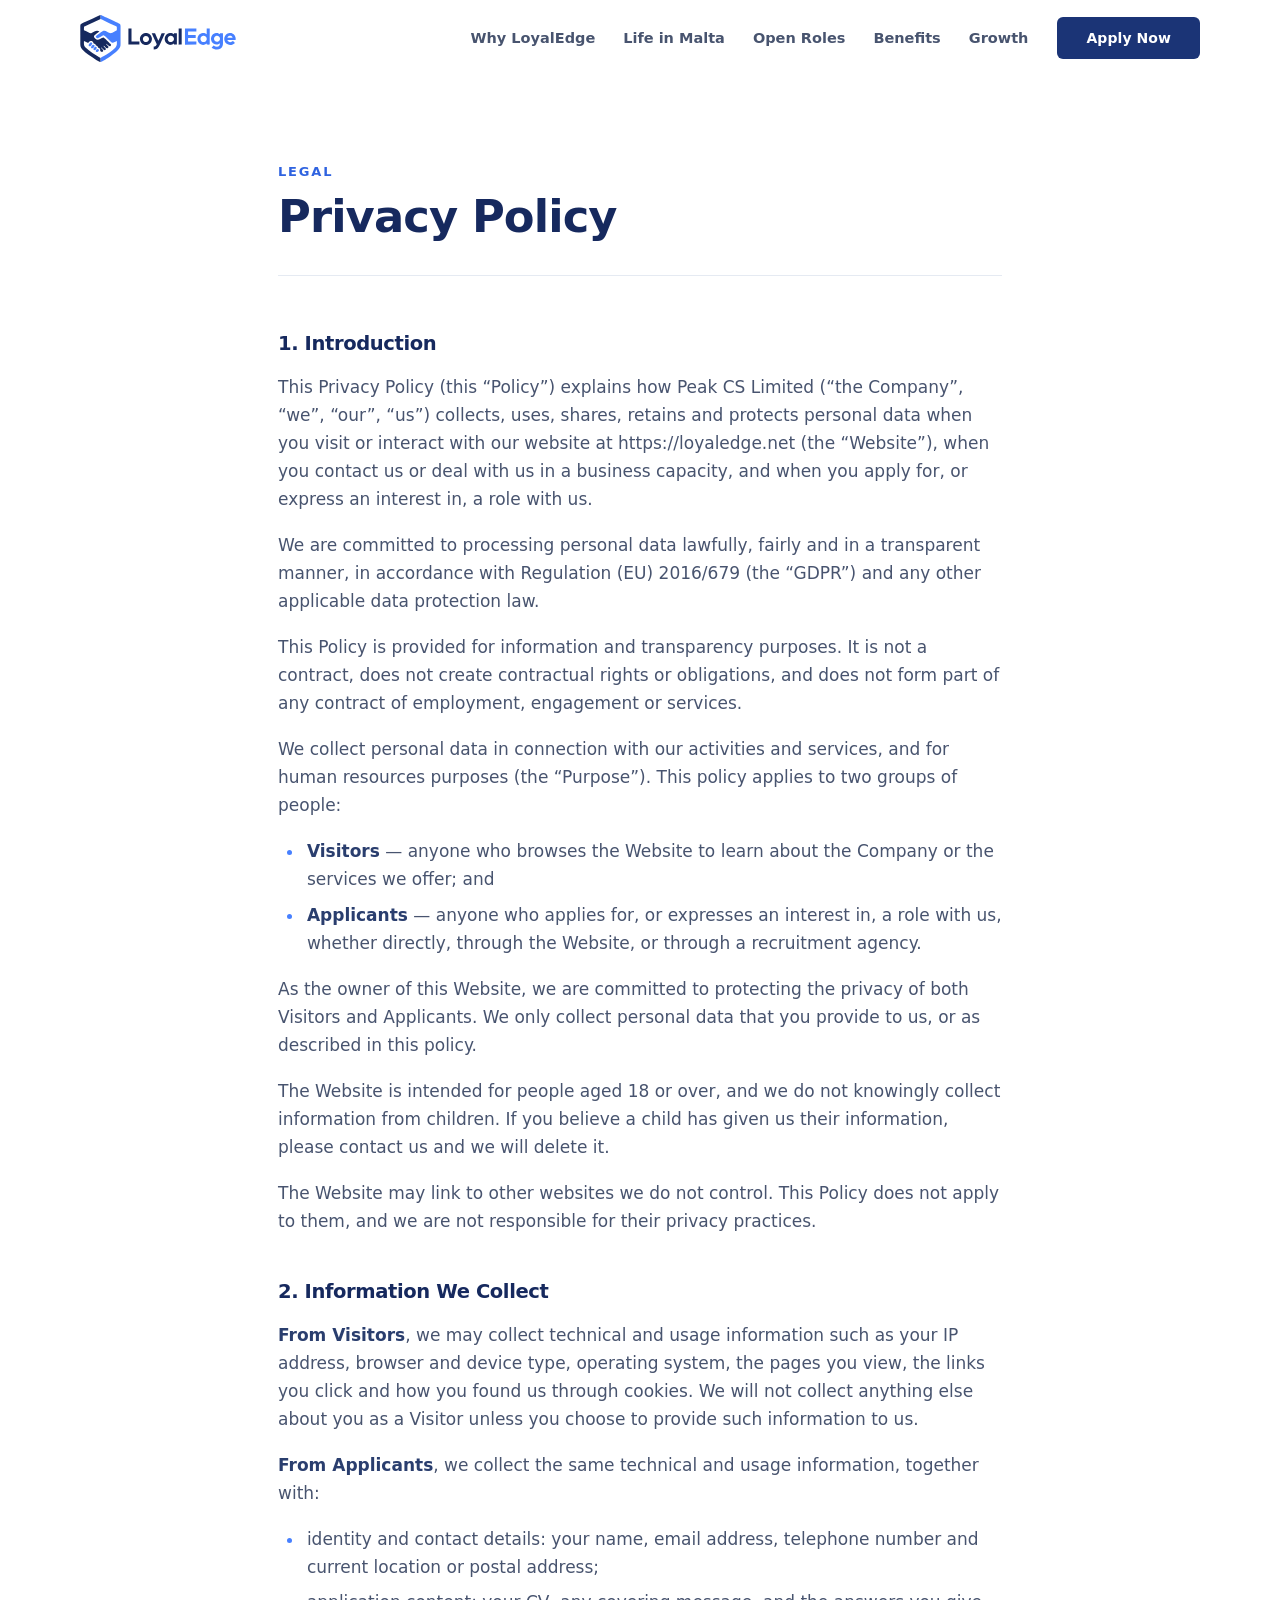
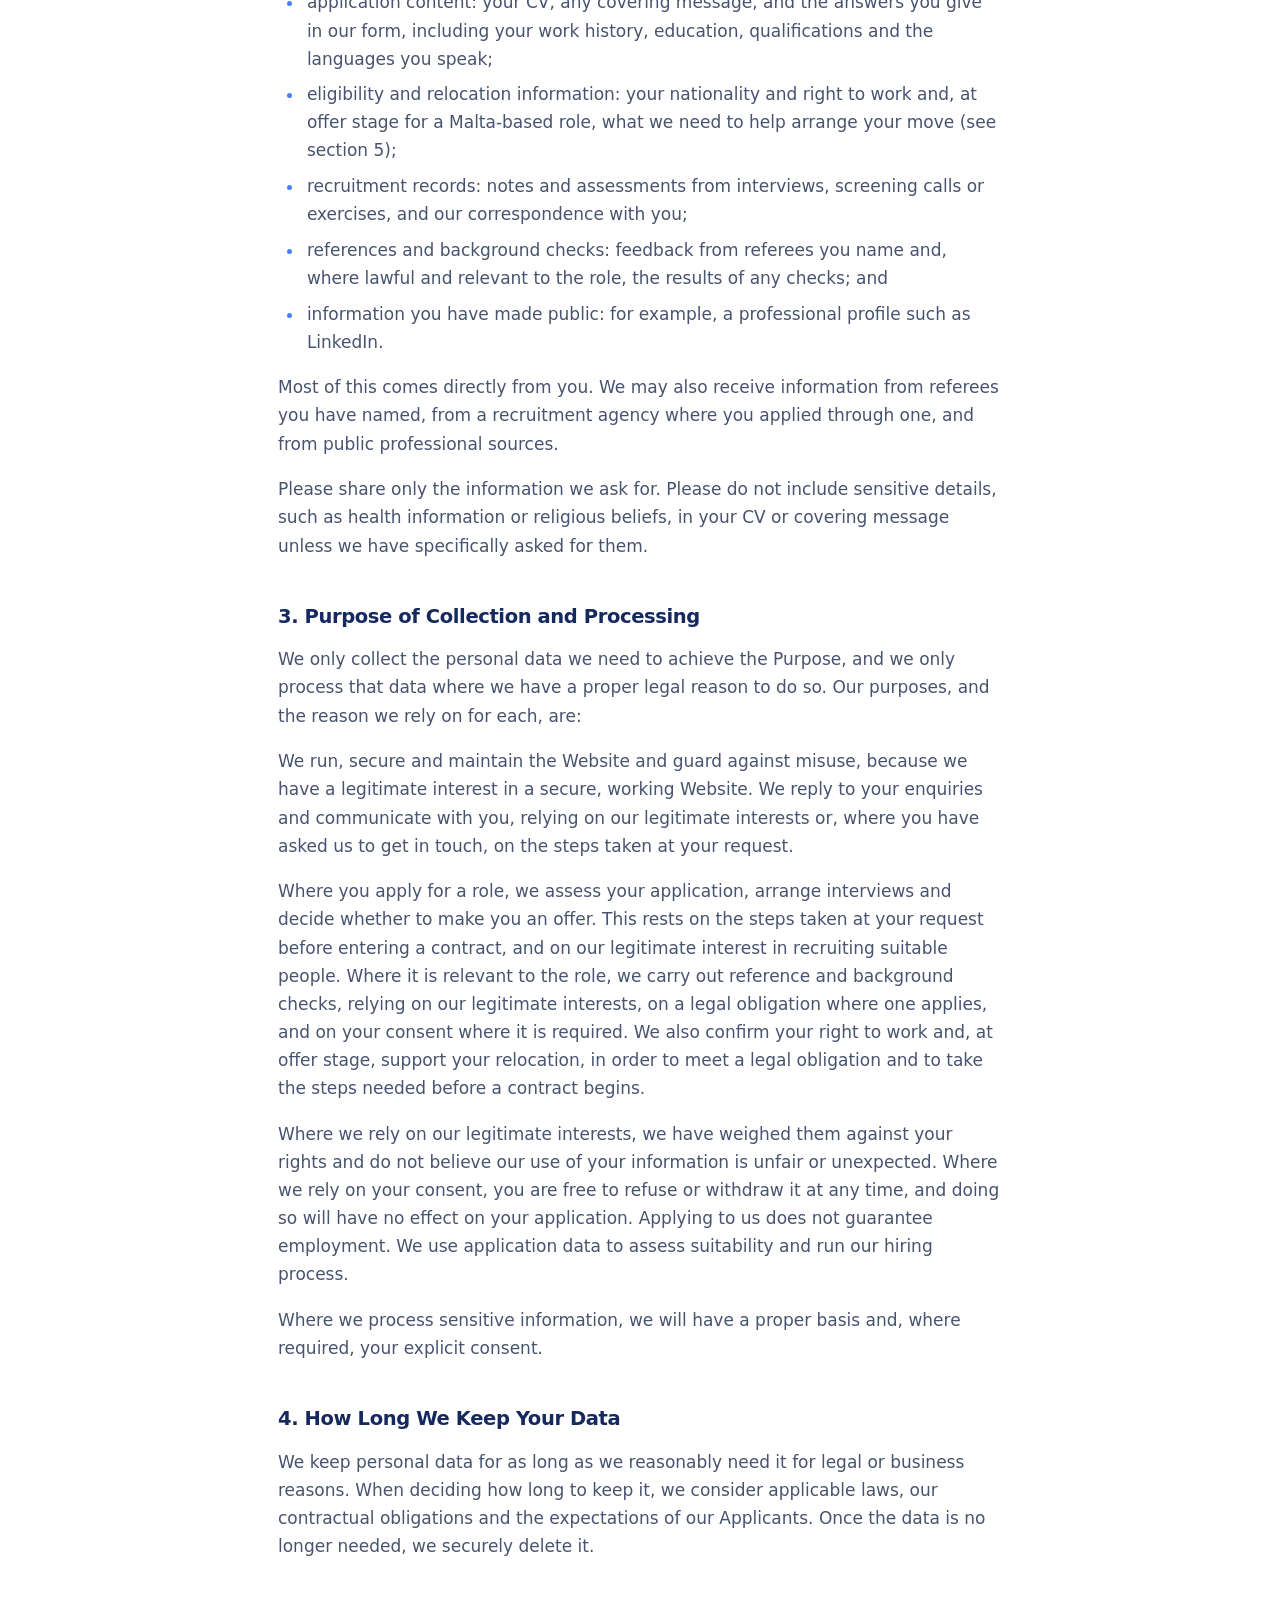
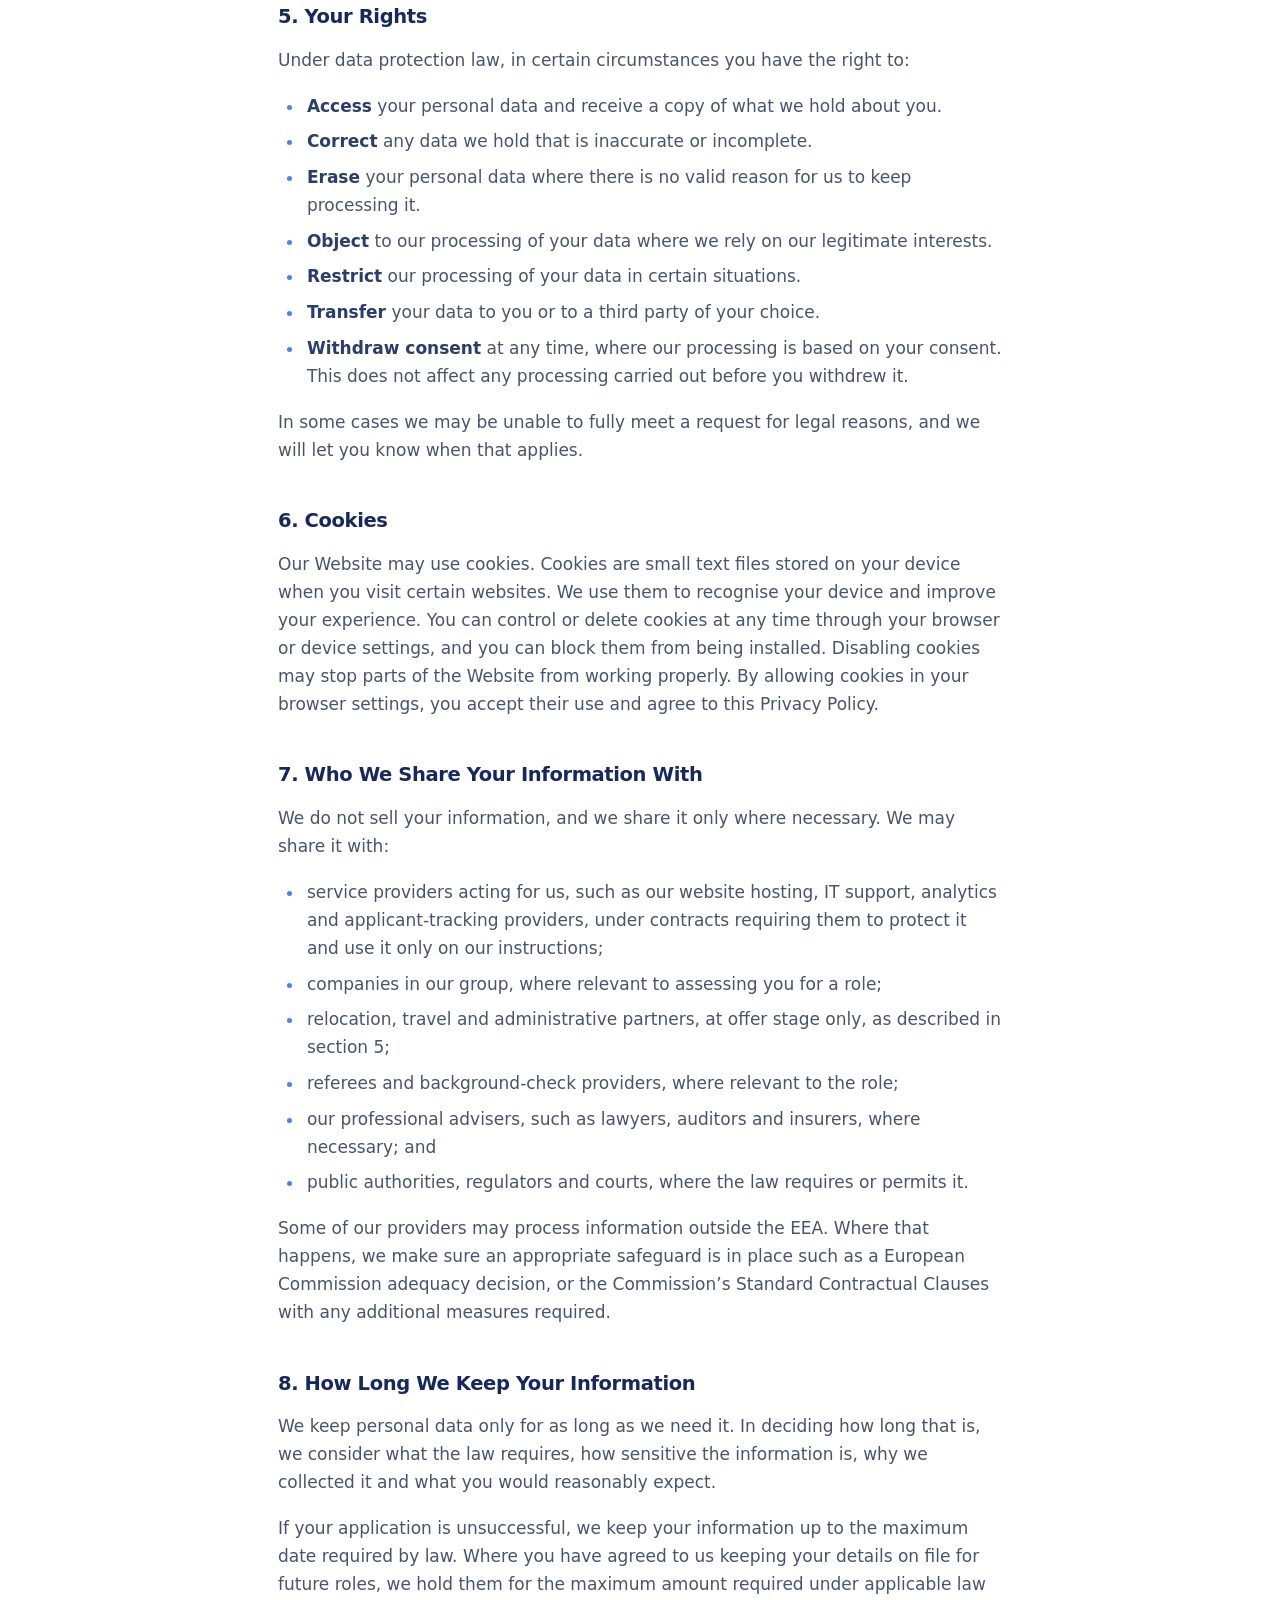
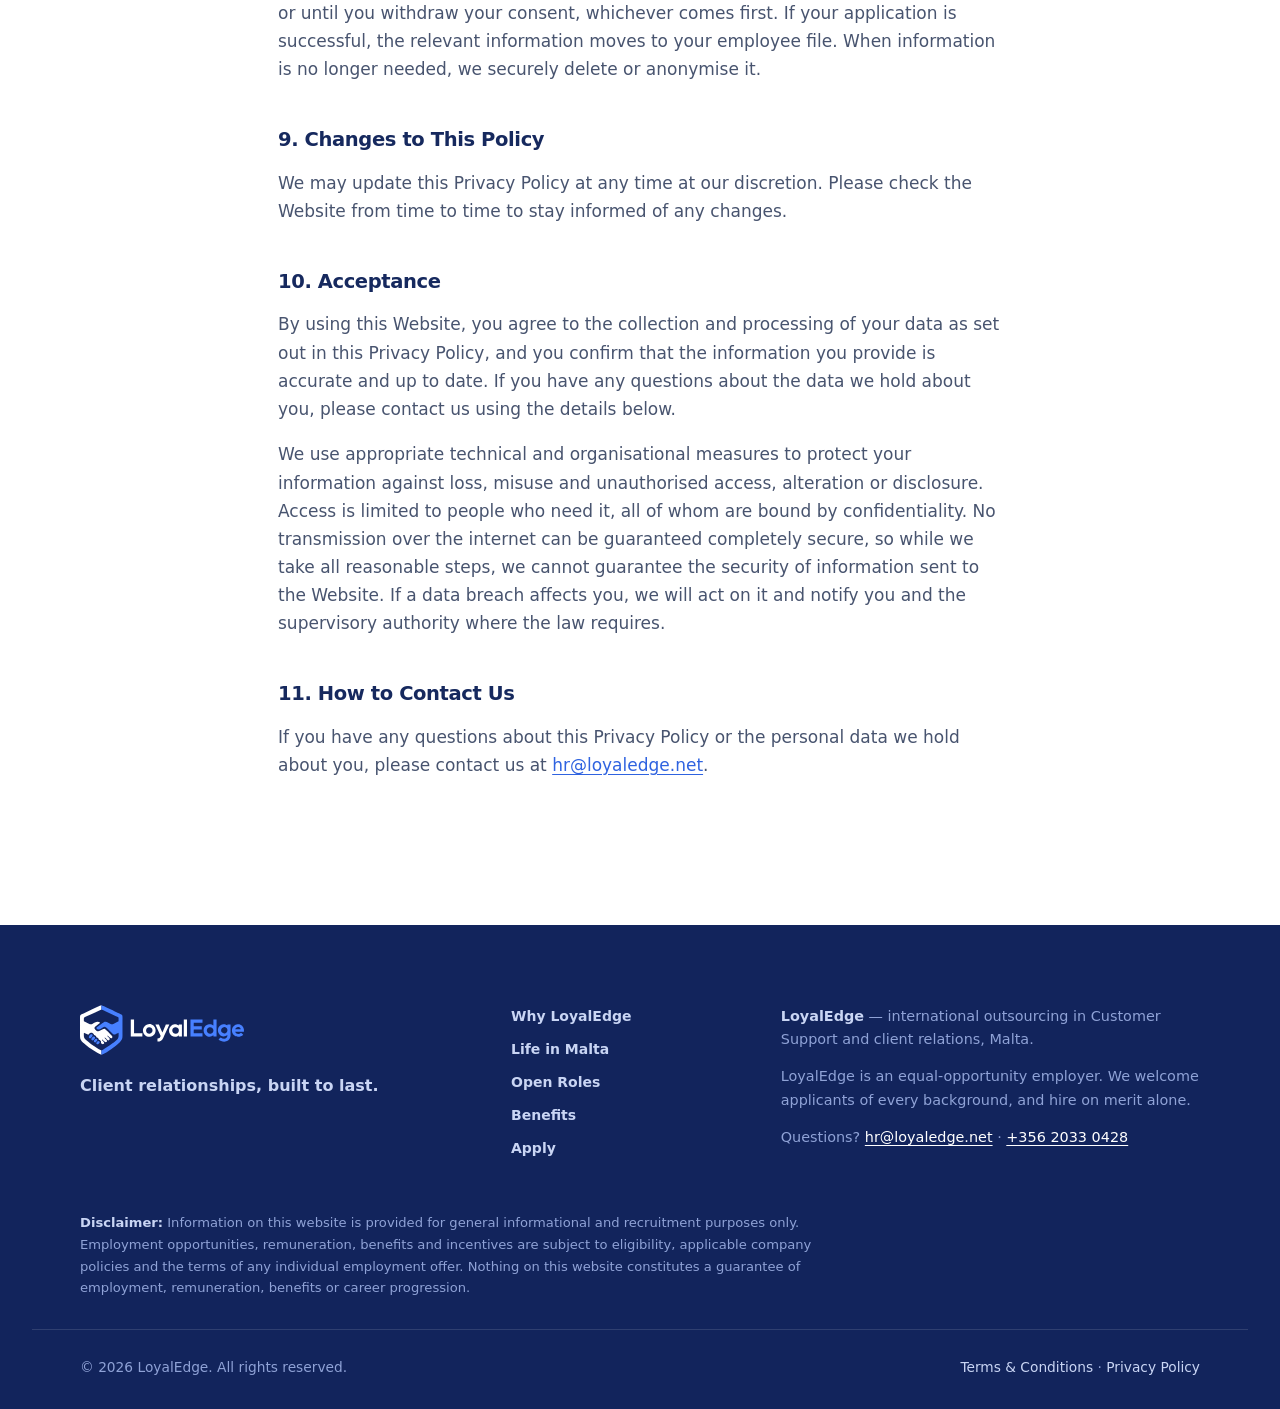
<file: privacy.html>
<!doctype html>
<html lang="en">
<head>
<meta charset="utf-8">
<meta name="viewport" content="width=device-width, initial-scale=1">
<title>Privacy Policy — LoyalEdge</title>
<meta name="description" content="How Peak CS Limited collects, uses and protects personal data on the LoyalEdge website.">
<meta name="theme-color" content="#FFFFFF">

<link rel="icon" href="data:image/svg+xml,%3Csvg xmlns='http://www.w3.org/2000/svg' viewBox='0 0 271 316'%3E%3Cpath d='M136.7 315.7C128.6 314.4 110.6 303.7 102.5 298.6 70.9 278.4 37.7 258.1 12 230.6-2.1 215.4.1 197.7.1 178.7l.1-45-.1-39.2c0-7.2-.2-14.5.1-21.7.4-8.3 2.8-11.4 10.2-15 8.4-4 16.8-7.8 25.2-11.7l49.2-22.9 30.9-14.4C121.4 6.1 130.7 1.4 136.5 0c.2 8.8-.2 19.1.3 27.3-34.2 14.4-67.7 32-101.7 46.8-2.8 1.2-8.2 3.5-9.4 6-1.8 3.5-1 19.4-1 22.4 10.6 5 21.3 10 31.8 15.2 6.6 3.3 12.3 6.2 19.7 3 17.8-7.5 32.9-23 52.6-9.5-10.5 8.1-22.9 16.5-32.6 25.3-6.2 5.6-4.8 12.4.3 17.7 21.6 26.4 38-.7 59.4-4.8 3.8-.7 41 38.1 46.4 43 4.3 3.9 6.4 10.1 1.1 14.8-9.9 8.6-23.2-14.9-29-14.9-2.6 7.5 28.5 19.2 9.6 29.7-8.6 4.8-19.2-14.9-25.9-16.9l-1.2 1.1c.2 6.2 22.3 16.3 13.3 25.5-10.1 10.3-20.7-8.7-28.4-14.2h-1.2c-1.2 1.6-1 .8-.9 2.6 4.5 5 15 13.3 14.7 19-.2 2-1.1 4-2.7 5.3-6.6 5.8-13.6-.2-18.2-5 2.9-11.1-2.3-18.5-13.2-21.2-3.3-9.9-5.5-11.4-15.2-14.9-.5-3.8-2.9-9.1-5.8-10.6-8.3-4.2-8.8-.8-12.1-10.1-1.8-5.2-12.1-10.6-17.6-8.6-7.5 1.5-11.7 7-16.2 12.4-9.4-3.6-19.4-8.5-28.6-12.8-.2 17.1-2.9 32 10.4 44.1 24.6 22.5 72.4 55.7 101.5 69.6-.1 9-.1 18 0 26.9z' fill='%231B3476'/%3E%3Cpath d='M136.5 0c5.7.7 115 52.5 127 59 1.8.9 3.3 2.2 4.5 3.8 4 5.4 2.8 23.8 2.7 31.1l-.1 40.1.1 45.9c0 6.8.3 22.8-1 29.1-5.5 27.7-49.7 55.8-71.2 71.5-9.7 7-51.8 34.5-61.8 35.2-.1-9-.1-17.9 0-26.9 3.5-1.3 15.1-8.5 18.9-10.8 28-17.3 55.9-35.9 79.8-58.6 13.5-12.8 10.5-25.9 10.4-44-6.9 3.3-22.6 12.8-29.9 11.7-8.3-1.3-46.1-47.7-56.7-50-11.6-2.5-29.1 19.3-42.2 18.4-4.5-.3-8.3-3.3-11.2-6.7-1.3-1.5-1.9-2.7-1.8-4.6 3.9-5.5 40.3-31.7 47.7-36.2 17.5-7.9 31.2 7.8 46.5 13.2 10.2 3.6 20.3-5.3 29.3-9.3 6-2.7 12.3-6.2 18.2-9.2.1-7.9 0-15.8-.1-23.7-4.4-2.9-11.3-5.9-16.1-8.2l-27.1-12.8-40.7-19.4c-7.7-3.6-17.1-8.4-24.9-11.4-.4-8.3 0-18.6-.2-27.3z' fill='%234780FF'/%3E%3C/svg%3E">

<link rel="stylesheet" href="styles.css">
</head>
<body>

<a class="skip-link" href="#main">Skip to main content</a>

<!-- Logo symbol. "LOYAL" + left shield use currentColor so the mark inverts on dark
     surfaces; "EDGE" + right shield stay brand blue in every context. -->
<svg width="0" height="0" aria-hidden="true" focusable="false" style="position:absolute">
  <symbol id="loyaledge" viewBox="0 0 1045 316">
    <path fill="currentColor" d="M136.713 315.699C128.648 314.407 110.573 303.685 102.465 298.56C70.949 278.428 37.7438 258.062 12.0398 230.552C-2.1436 215.373 0.120086 197.665 0.148864 178.671L0.217442 133.662L0.148864 94.4327C0.114575 87.2344 -0.0960531 80.0117 0.208875 72.8085C0.56095 64.4763 2.99854 61.397 10.3119 57.8585C18.6913 53.8038 27.1148 50.0032 35.5248 46.0967L84.7137 23.2137L115.6 8.8178C121.382 6.12672 130.727 1.40401 136.547 0C136.786 8.75045 136.364 19.0323 136.797 27.3174C102.649 41.6986 69.0809 59.2944 35.0655 74.1415C32.3279 75.3361 26.928 77.5998 25.6691 80.1084C23.9155 83.6053 24.6845 99.5234 24.7347 102.481C35.3797 107.472 46.0154 112.513 56.5648 117.678C63.2083 120.931 68.8421 123.855 76.2479 120.721C94.0721 113.181 109.146 97.684 128.882 111.239C118.337 119.367 106.004 127.715 96.2654 136.521C90.0579 142.135 91.5219 148.931 96.5158 154.216C118.101 180.588 134.49 154.92 155.929 150.823C159.742 150.101 196.885 188.927 202.282 193.862C206.541 197.751 208.683 203.91 203.329 208.607C193.464 217.259 180.135 193.789 174.333 193.758C171.699 201.241 202.783 212.917 183.938 223.473C175.31 228.305 164.75 208.613 157.995 206.586L156.824 207.688C157.013 213.885 179.148 223.951 170.071 233.252C159.987 243.582 149.426 224.533 141.665 219.077L140.539 219.114C139.291 220.718 139.497 219.867 139.636 221.679C144.169 226.639 154.645 235.003 154.299 240.618C154.164 242.669 153.22 244.586 151.673 245.945C145.04 251.768 138.029 245.731 133.427 240.967C136.37 229.903 131.121 222.482 120.246 219.757C116.94 209.813 114.751 208.356 104.998 204.841C104.473 201.026 102.09 195.736 99.2161 194.279C90.8814 190.048 90.3689 193.458 87.0802 184.157C85.2323 178.928 75.0043 173.528 69.5034 175.573C61.9776 177.061 57.7618 182.584 53.311 187.996C43.9599 184.347 33.9548 179.406 24.7849 175.108C24.5896 192.203 21.8936 207.082 35.1935 219.206C59.8265 241.665 107.556 274.913 136.704 288.849C136.621 297.795 136.624 306.747 136.713 315.699Z"/>
    <path fill="#4780FF" d="M136.546 0C142.21 0.686394 251.549 52.4562 263.497 58.9656C265.252 59.9134 266.776 61.2342 267.964 62.8353C271.991 68.2291 270.748 86.643 270.722 93.9104L270.662 134.03L270.724 179.926C270.729 186.729 271.037 202.704 269.771 209.048C264.25 236.724 220.056 264.828 198.562 280.461C188.901 287.49 146.74 314.97 136.712 315.699C136.622 306.747 136.619 297.795 136.703 288.849C140.247 287.588 151.833 280.387 155.565 278.079C183.55 260.769 211.472 242.198 235.39 219.493C248.872 206.696 245.885 193.562 245.755 175.518C238.893 178.794 223.171 188.327 215.879 187.182C207.563 185.884 169.804 139.519 159.139 137.189C147.578 134.664 130.068 156.469 116.953 155.557C112.42 155.244 108.671 152.213 105.801 148.901C104.53 147.437 103.89 146.232 103.991 144.291C107.901 138.843 144.279 112.591 151.683 108.069C169.186 100.22 182.894 115.925 198.207 121.293C208.437 124.88 218.513 116.01 227.513 111.948C233.506 109.244 239.837 105.735 245.759 102.764C245.826 94.8791 245.777 86.9938 245.614 79.1104C241.262 76.2123 234.354 73.182 229.516 70.8871L202.446 58.0722L161.709 38.7203C154.049 35.0875 144.584 30.314 136.796 27.3174C136.363 19.0323 136.785 8.75045 136.546 0Z"/>
    <path fill="#4780FF" d="M68.5957 185.523C89.9645 183.986 77.5127 203.102 67.4641 210.199C65.0002 210.566 60.0295 210.162 58.3653 208.405C51.6991 201.363 64.1828 189.485 68.5957 185.523Z"/>
    <path fill="#4780FF" d="M85.6577 199.668C105.611 200.011 92.5535 218.815 82.3721 224.252C62.8922 223.701 75.9576 204.205 85.6577 199.668Z"/>
    <path fill="#4780FF" d="M99.8603 214.296C103.036 214.131 107.869 214.749 109.611 217.511C114.303 224.963 103.191 233.872 98.6295 237.092C95.7082 237.203 91.3076 236.554 89.4707 234.288C83.9648 227.504 95.8582 217.529 99.8603 214.296Z"/>
    <path fill="#4780FF" d="M115.209 228.391C130.909 229.187 127.025 244.353 114.699 248.664C97.4861 248.933 104.481 234.183 115.209 228.391Z"/>
    <path fill="#4780FF" d="M912.77 120.847C929.632 119.734 928.537 124.762 938.805 128.365C940.385 126.993 938.218 125.916 940.036 122.692C945.504 122.263 953.512 122.54 959.17 122.57C959.795 135.425 959.275 150.831 959.379 163.903C958.73 176.388 960.781 191.04 958.074 203.176C950.194 238.469 905.728 239.59 882.834 218.698L887.023 214.498L896.128 205.393C914.038 218.808 939.657 217.675 939.332 190.336C933.754 194.34 929.48 197.028 922.549 198.345C912.966 200.065 903.096 197.898 895.111 192.326C886.533 186.332 881.028 176.877 879.314 166.621C877.618 155.845 880.214 144.834 886.551 135.954C893.347 126.543 901.779 122.645 912.77 120.847ZM939.167 156.354C937.287 145.56 927.123 138.252 916.291 139.91C909.084 141.014 903.041 145.927 900.487 152.753C897.934 159.58 899.269 167.253 903.978 172.818C908.692 178.378 916.04 180.956 923.197 179.56C933.949 177.459 941.047 167.148 939.167 156.354Z"/>
    <path fill="#4780FF" d="M870.331 90.6113C869.627 126.522 870.705 163.112 870.209 199.122C865.776 199.128 854.191 199.471 850.511 198.724C849.77 196.985 849.996 193.942 849.99 191.939C837.322 202.343 824.414 203.475 809.627 197.267C786.445 185.082 780.861 154.852 796.946 134.825C803.253 126.842 812.548 121.78 822.676 120.811C833.305 119.797 841.847 123.144 849.904 129.713L849.96 90.666L870.331 90.6113ZM850.088 157.59C848.208 146.021 837.285 138.18 825.719 140.1C814.214 142.011 806.419 152.869 808.286 164.38C810.16 175.897 820.991 183.729 832.509 181.898C844.088 180.062 851.968 169.162 850.088 157.59Z"/>
    <path fill="currentColor" d="M602.649 120.889C613.915 119.91 620.718 123.48 629.425 129.67L629.541 122.502L649.521 122.532L649.472 199.129L629.627 199.16L629.566 191.739L624.312 195.7C620.259 198.137 616.487 199.699 611.828 200.495C602.025 202.221 591.94 199.888 583.894 194.035C556.096 173.786 564.686 125.997 602.649 120.889ZM625.036 147.462C620.168 141.621 612.533 138.853 605.05 140.215C593.692 142.284 586.099 153.102 588.022 164.491C589.945 175.873 600.666 183.6 612.08 181.825C619.593 180.661 625.894 175.536 628.576 168.421C631.264 161.306 629.91 153.298 625.036 147.462Z"/>
    <path fill="#4780FF" d="M703.911 90.5714L780.639 90.5469L780.499 111.133C762.203 111.464 743.154 111.235 724.815 111.277C724.687 119.072 724.681 126.869 724.791 134.665L775.992 134.677C776.096 141.244 776.102 147.811 776.016 154.381L731.955 154.388C729.628 154.339 727.412 154.094 725.238 154.859C724.338 159.807 724.779 173.277 724.913 178.757L780.615 178.819C780.639 185.597 780.627 192.375 780.578 199.153L704.083 199.19C703.807 162.984 703.746 126.778 703.911 90.5714Z"/>
    <path fill="currentColor" d="M436.804 120.799C458.819 118.214 478.797 133.874 481.544 155.869C484.29 177.863 468.776 197.958 446.802 200.867C424.598 203.8 404.251 188.095 401.475 165.868C398.7 143.643 414.559 123.411 436.804 120.799ZM462.057 159.629C461.266 148.326 451.497 139.788 440.192 140.515C428.798 141.249 420.175 151.112 420.973 162.507C421.77 173.895 431.683 182.462 443.068 181.598C454.364 180.747 462.849 170.926 462.057 159.629Z"/>
    <path fill="#4780FF" d="M1008.1 120.768C1028.49 120.936 1042.33 135.9 1044.42 155.423C1044.86 159.617 1044.64 164.154 1044.56 168.379C1026.06 168.618 1007.31 168.483 988.805 168.471C995.259 185.658 1013.52 186.7 1026.07 175.311C1028.06 176.903 1030.08 178.709 1032.02 180.38L1040.06 187.557C1026.42 201.829 999.863 206.569 983.95 193.631C956.659 171.447 965.238 126.338 1003.45 120.873C1005 120.8 1006.55 120.765 1008.1 120.768ZM1024.34 153.108C1020.06 141.654 1015.11 138.764 1002.73 139.77C994.862 142.526 991.947 145.171 988.874 153.145L1010.74 153.231L1024.34 153.108Z"/>
    <path fill="currentColor" d="M480.318 122.642L502.77 122.482C509.107 138.814 517.698 157.498 524.856 173.712C531.199 161.368 541.02 136.317 546.911 122.552L569.131 122.61C561.753 140.327 553.009 158.276 545.227 175.984C540.077 186.711 535.516 197.935 530.244 208.632C521.702 225.96 512.928 231.367 493.629 231.71L493.634 212.398C506.511 212.367 509.64 207.83 514.201 196.735C502.953 172.377 490.886 147.205 480.318 122.642Z"/>
    <path fill="currentColor" d="M323.616 90.6254L344.393 90.5898L344.438 178.814L397.53 178.795L397.486 199.124L323.566 199.136L323.616 90.6254Z"/>
    <path fill="currentColor" d="M661.456 90.6602L681.705 90.5684L681.693 199.172C675.006 199.093 668.136 199.172 661.438 199.184L661.456 90.6602Z"/>
  </symbol>
</svg>

<header class="site-header" id="siteHeader">
  <div class="wrap header-inner">
    <a class="logo" href="index.html" aria-label="LoyalEdge home">
      <svg class="logo-svg" role="img" aria-hidden="true"><use href="#loyaledge"></use></svg>
    </a>

    <nav class="nav" id="nav" aria-label="Main">
      <a href="index.html#why">Why LoyalEdge</a>
      <a href="index.html#malta">Life in Malta</a>
      <a href="index.html#roles">Open Roles</a>
      <a href="index.html#benefits">Benefits</a>
      <a href="index.html#growth">Growth</a>
      <a class="btn btn-primary btn-sm nav-cta" href="index.html#apply">Apply Now</a>
    </nav>

    <button class="menu-toggle" id="menuToggle" aria-expanded="false" aria-controls="nav" aria-label="Open menu">
      <span></span><span></span><span></span>
    </button>
  </div>
</header>

<main id="main" class="legal-main">
  <div class="wrap legal-wrap">
    <header class="legal-head">
      <p class="legal-kicker">Legal</p>
      <h1>Privacy Policy</h1>
    </header>

    <div class="legal-body">
      <h2>1. Introduction</h2>
      <p>
        This Privacy Policy (this &ldquo;Policy&rdquo;) explains how Peak CS Limited
        (&ldquo;the Company&rdquo;, &ldquo;we&rdquo;, &ldquo;our&rdquo;, &ldquo;us&rdquo;)
        collects, uses, shares, retains and protects personal data when you visit or
        interact with our website at https://loyaledge.net (the &ldquo;Website&rdquo;), when
        you contact us or deal with us in a business capacity, and when you apply for, or
        express an interest in, a role with us.
      </p>
      <p>
        We are committed to processing personal data lawfully, fairly and in a transparent
        manner, in accordance with Regulation (EU) 2016/679 (the &ldquo;GDPR&rdquo;) and any
        other applicable data protection law.
      </p>
      <p>
        This Policy is provided for information and transparency purposes. It is not a
        contract, does not create contractual rights or obligations, and does not form part
        of any contract of employment, engagement or services.
      </p>
      <p>
        We collect personal data in connection with our activities and services, and for
        human resources purposes (the &ldquo;Purpose&rdquo;). This policy applies to two
        groups of people:
      </p>
      <ul>
        <li><strong>Visitors</strong> &mdash; anyone who browses the Website to learn about the Company or the services we offer; and</li>
        <li><strong>Applicants</strong> &mdash; anyone who applies for, or expresses an interest in, a role with us, whether directly, through the Website, or through a recruitment agency.</li>
      </ul>
      <p>
        As the owner of this Website, we are committed to protecting the privacy of both
        Visitors and Applicants. We only collect personal data that you provide to us, or as
        described in this policy.
      </p>
      <p>
        The Website is intended for people aged 18 or over, and we do not knowingly collect
        information from children. If you believe a child has given us their information,
        please contact us and we will delete it.
      </p>
      <p>
        The Website may link to other websites we do not control. This Policy does not apply
        to them, and we are not responsible for their privacy practices.
      </p>

      <h2>2. Information We Collect</h2>
      <p>
        <strong>From Visitors</strong>, we may collect technical and usage information such
        as your IP address, browser and device type, operating system, the pages you view,
        the links you click and how you found us through cookies. We will not collect
        anything else about you as a Visitor unless you choose to provide such information
        to us.
      </p>
      <p><strong>From Applicants</strong>, we collect the same technical and usage information, together with:</p>
      <ul>
        <li>identity and contact details: your name, email address, telephone number and current location or postal address;</li>
        <li>application content: your CV, any covering message, and the answers you give in our form, including your work history, education, qualifications and the languages you speak;</li>
        <li>eligibility and relocation information: your nationality and right to work and, at offer stage for a Malta-based role, what we need to help arrange your move (see section 5);</li>
        <li>recruitment records: notes and assessments from interviews, screening calls or exercises, and our correspondence with you;</li>
        <li>references and background checks: feedback from referees you name and, where lawful and relevant to the role, the results of any checks; and</li>
        <li>information you have made public: for example, a professional profile such as LinkedIn.</li>
      </ul>
      <p>
        Most of this comes directly from you. We may also receive information from referees
        you have named, from a recruitment agency where you applied through one, and from
        public professional sources.
      </p>
      <p>
        Please share only the information we ask for. Please do not include sensitive
        details, such as health information or religious beliefs, in your CV or covering
        message unless we have specifically asked for them.
      </p>

      <h2>3. Purpose of Collection and Processing</h2>
      <p>
        We only collect the personal data we need to achieve the Purpose, and we only
        process that data where we have a proper legal reason to do so. Our purposes, and
        the reason we rely on for each, are:
      </p>
      <p>
        We run, secure and maintain the Website and guard against misuse, because we have a
        legitimate interest in a secure, working Website. We reply to your enquiries and
        communicate with you, relying on our legitimate interests or, where you have asked
        us to get in touch, on the steps taken at your request.
      </p>
      <p>
        Where you apply for a role, we assess your application, arrange interviews and
        decide whether to make you an offer. This rests on the steps taken at your request
        before entering a contract, and on our legitimate interest in recruiting suitable
        people. Where it is relevant to the role, we carry out reference and background
        checks, relying on our legitimate interests, on a legal obligation where one
        applies, and on your consent where it is required. We also confirm your right to
        work and, at offer stage, support your relocation, in order to meet a legal
        obligation and to take the steps needed before a contract begins.
      </p>
      <p>
        Where we rely on our legitimate interests, we have weighed them against your rights
        and do not believe our use of your information is unfair or unexpected. Where we
        rely on your consent, you are free to refuse or withdraw it at any time, and doing
        so will have no effect on your application. Applying to us does not guarantee
        employment. We use application data to assess suitability and run our hiring
        process.
      </p>
      <p>
        Where we process sensitive information, we will have a proper basis and, where
        required, your explicit consent.
      </p>

      <h2>4. How Long We Keep Your Data</h2>
      <p>
        We keep personal data for as long as we reasonably need it for legal or business
        reasons. When deciding how long to keep it, we consider applicable laws, our
        contractual obligations and the expectations of our Applicants. Once the data is no
        longer needed, we securely delete it.
      </p>

      <h2>5. Your Rights</h2>
      <p>Under data protection law, in certain circumstances you have the right to:</p>
      <ul>
        <li><strong>Access</strong> your personal data and receive a copy of what we hold about you.</li>
        <li><strong>Correct</strong> any data we hold that is inaccurate or incomplete.</li>
        <li><strong>Erase</strong> your personal data where there is no valid reason for us to keep processing it.</li>
        <li><strong>Object</strong> to our processing of your data where we rely on our legitimate interests.</li>
        <li><strong>Restrict</strong> our processing of your data in certain situations.</li>
        <li><strong>Transfer</strong> your data to you or to a third party of your choice.</li>
        <li><strong>Withdraw consent</strong> at any time, where our processing is based on your consent. This does not affect any processing carried out before you withdrew it.</li>
      </ul>
      <p>
        In some cases we may be unable to fully meet a request for legal reasons, and we
        will let you know when that applies.
      </p>

      <h2>6. Cookies</h2>
      <p>
        Our Website may use cookies. Cookies are small text files stored on your device when
        you visit certain websites. We use them to recognise your device and improve your
        experience. You can control or delete cookies at any time through your browser or
        device settings, and you can block them from being installed. Disabling cookies may
        stop parts of the Website from working properly. By allowing cookies in your browser
        settings, you accept their use and agree to this Privacy Policy.
      </p>

      <h2>7. Who We Share Your Information With</h2>
      <p>We do not sell your information, and we share it only where necessary. We may share it with:</p>
      <ul>
        <li>service providers acting for us, such as our website hosting, IT support, analytics and applicant-tracking providers, under contracts requiring them to protect it and use it only on our instructions;</li>
        <li>companies in our group, where relevant to assessing you for a role;</li>
        <li>relocation, travel and administrative partners, at offer stage only, as described in section 5;</li>
        <li>referees and background-check providers, where relevant to the role;</li>
        <li>our professional advisers, such as lawyers, auditors and insurers, where necessary; and</li>
        <li>public authorities, regulators and courts, where the law requires or permits it.</li>
      </ul>
      <p>
        Some of our providers may process information outside the EEA. Where that happens,
        we make sure an appropriate safeguard is in place such as a European Commission
        adequacy decision, or the Commission&rsquo;s Standard Contractual Clauses with any
        additional measures required.
      </p>

      <h2>8. How Long We Keep Your Information</h2>
      <p>
        We keep personal data only for as long as we need it. In deciding how long that is,
        we consider what the law requires, how sensitive the information is, why we
        collected it and what you would reasonably expect.
      </p>
      <p>
        If your application is unsuccessful, we keep your information up to the maximum date
        required by law. Where you have agreed to us keeping your details on file for future
        roles, we hold them for the maximum amount required under applicable law or until
        you withdraw your consent, whichever comes first. If your application is successful,
        the relevant information moves to your employee file. When information is no longer
        needed, we securely delete or anonymise it.
      </p>

      <h2>9. Changes to This Policy</h2>
      <p>
        We may update this Privacy Policy at any time at our discretion. Please check the
        Website from time to time to stay informed of any changes.
      </p>

      <h2>10. Acceptance</h2>
      <p>
        By using this Website, you agree to the collection and processing of your data as
        set out in this Privacy Policy, and you confirm that the information you provide is
        accurate and up to date. If you have any questions about the data we hold about you,
        please contact us using the details below.
      </p>
      <p>
        We use appropriate technical and organisational measures to protect your information
        against loss, misuse and unauthorised access, alteration or disclosure. Access is
        limited to people who need it, all of whom are bound by confidentiality. No
        transmission over the internet can be guaranteed completely secure, so while we take
        all reasonable steps, we cannot guarantee the security of information sent to the
        Website. If a data breach affects you, we will act on it and notify you and the
        supervisory authority where the law requires.
      </p>

      <h2>11. How to Contact Us</h2>
      <p>
        If you have any questions about this Privacy Policy or the personal data we hold
        about you, please contact us at
        <a href="mailto:hr@loyaledge.net">hr@loyaledge.net</a>.
      </p>
    </div>
  </div>
</main>

<footer class="site-footer">
  <div class="wrap footer-inner">
    <div class="footer-brand">
      <svg class="logo-svg logo-svg--footer" role="img" aria-label="LoyalEdge"><use href="#loyaledge"></use></svg>
      <p>Client relationships, built to last.</p>
    </div>

    <nav class="footer-nav" aria-label="Footer">
      <a href="index.html#why">Why LoyalEdge</a>
      <a href="index.html#malta">Life in Malta</a>
      <a href="index.html#roles">Open Roles</a>
      <a href="index.html#benefits">Benefits</a>
      <a href="index.html#apply">Apply</a>
    </nav>

    <div class="footer-legal">
      <p><strong>LoyalEdge</strong> — international outsourcing in Customer Support and client relations, Malta.</p>
      <p>LoyalEdge is an equal-opportunity employer. We welcome applicants of every background, and hire on merit alone.</p>
      <p class="footer-contact">Questions? <a href="mailto:hr@loyaledge.net">hr@loyaledge.net</a> &middot; <a href="tel:+35620330428">+356 2033 0428</a></p>
    </div>
  </div>
  <div class="wrap footer-disclaimer">
    <p>
      <strong>Disclaimer:</strong> Information on this website is provided for general
      informational and recruitment purposes only. Employment opportunities, remuneration,
      benefits and incentives are subject to eligibility, applicable company policies and
      the terms of any individual employment offer. Nothing on this website constitutes a
      guarantee of employment, remuneration, benefits or career progression.
    </p>
  </div>
  <div class="wrap footer-bottom">
    <p>&copy; <span id="year">2026</span> LoyalEdge. All rights reserved.</p>
    <p><a href="terms.html">Terms &amp; Conditions</a> · <a href="privacy.html">Privacy Policy</a></p>
  </div>
</footer>

<script src="script.js"></script>
</body>
</html>
</file>
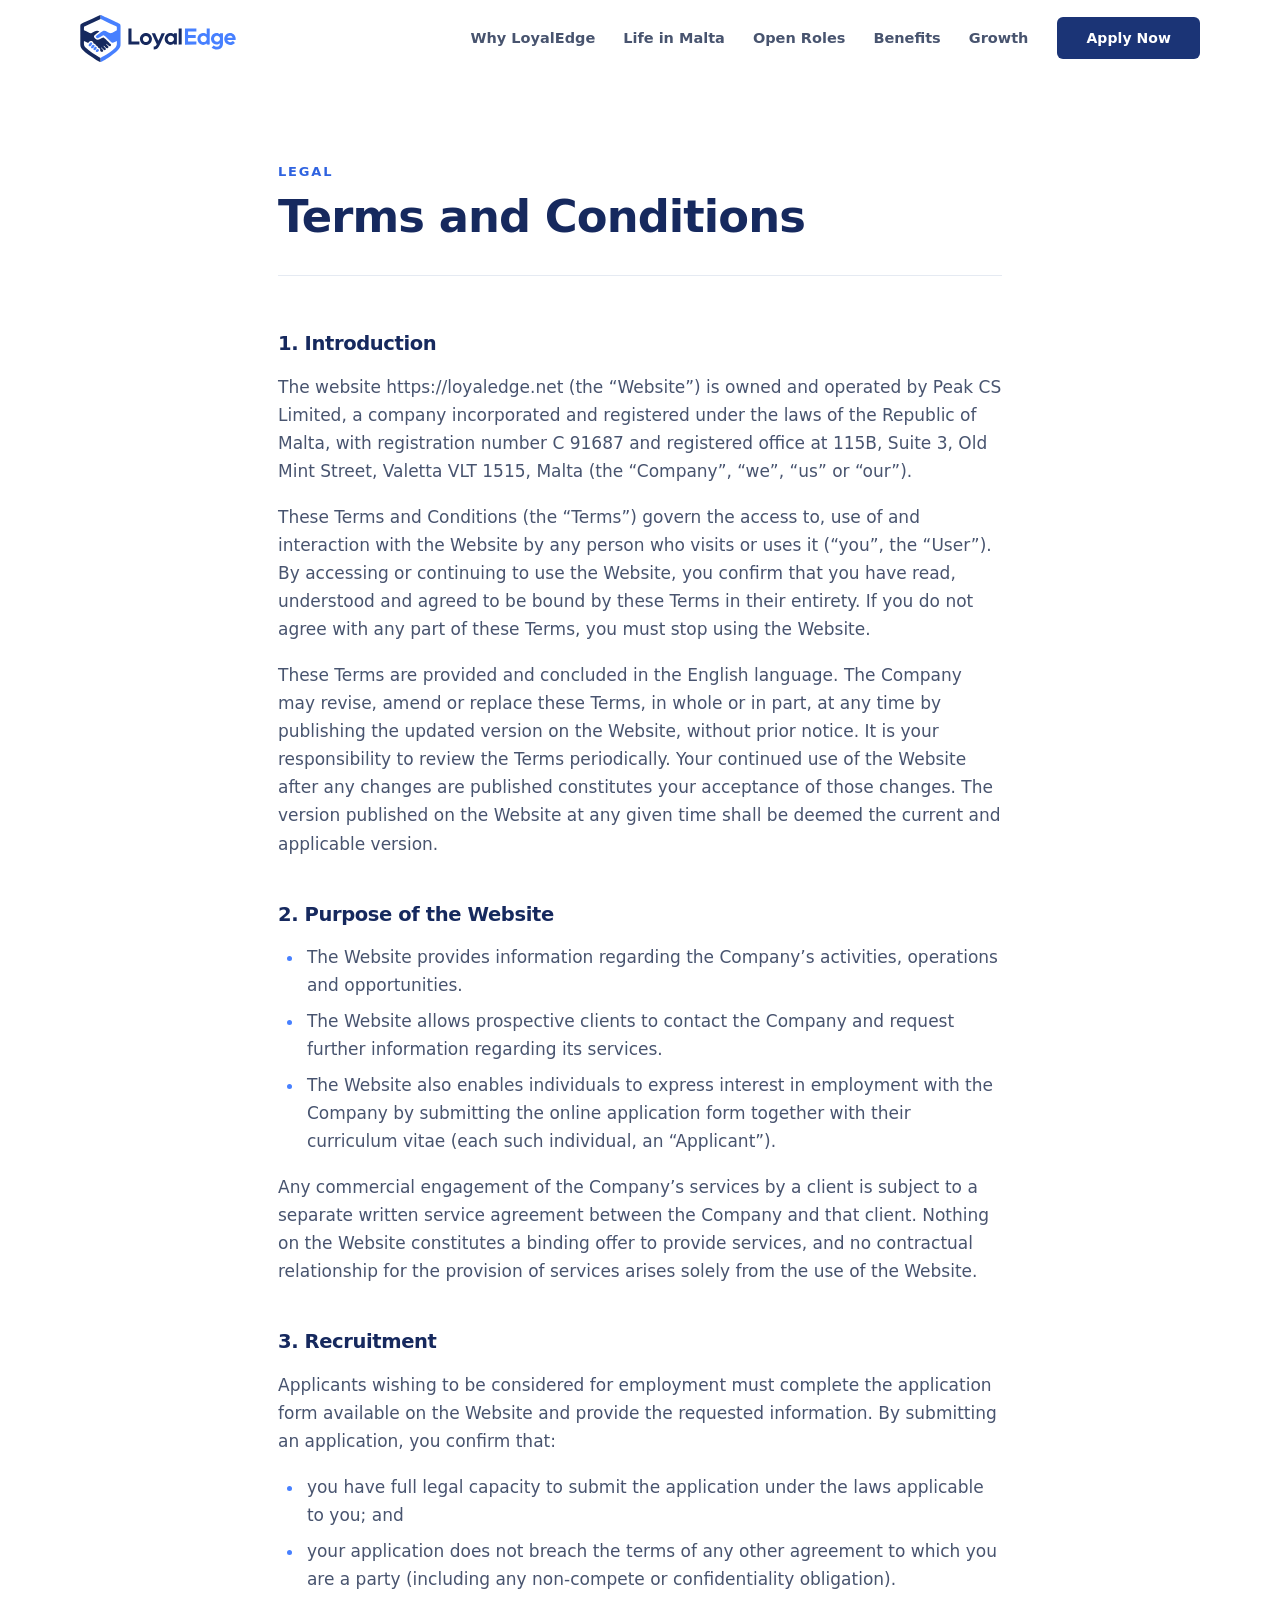
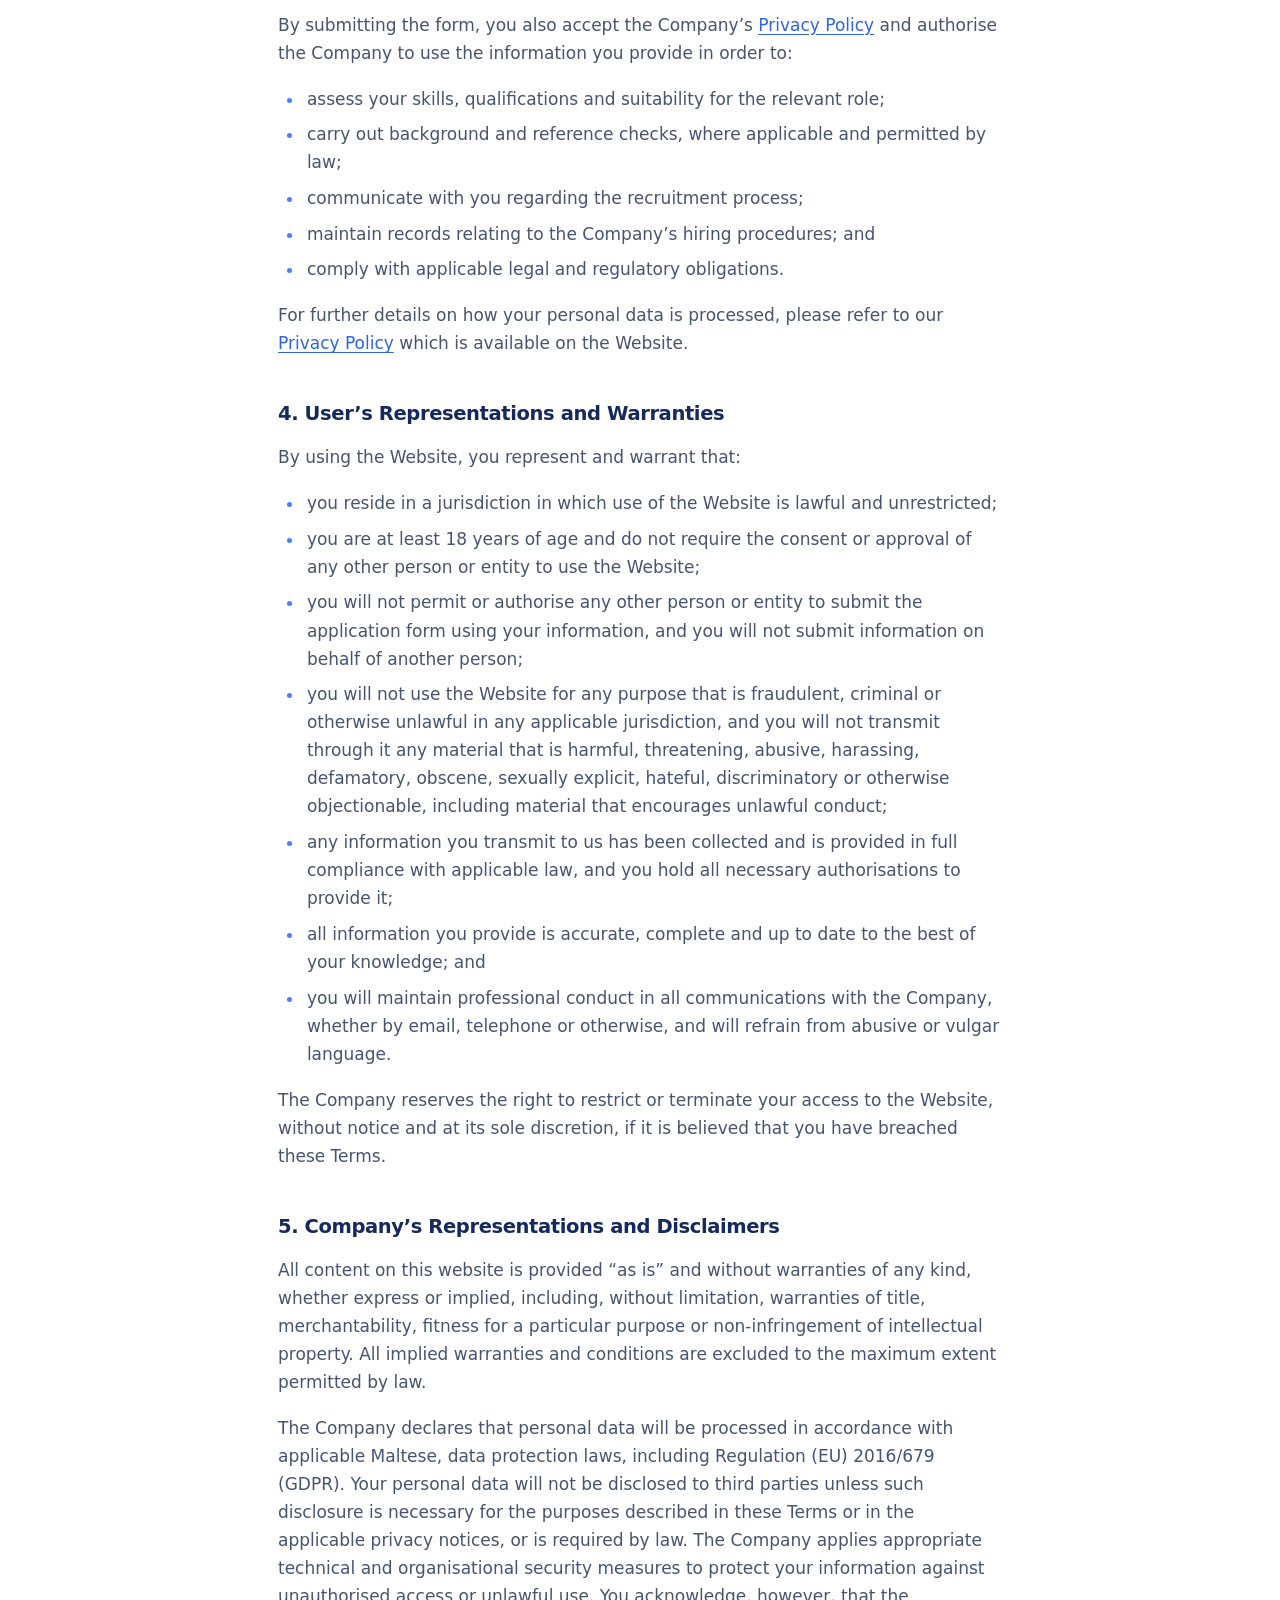
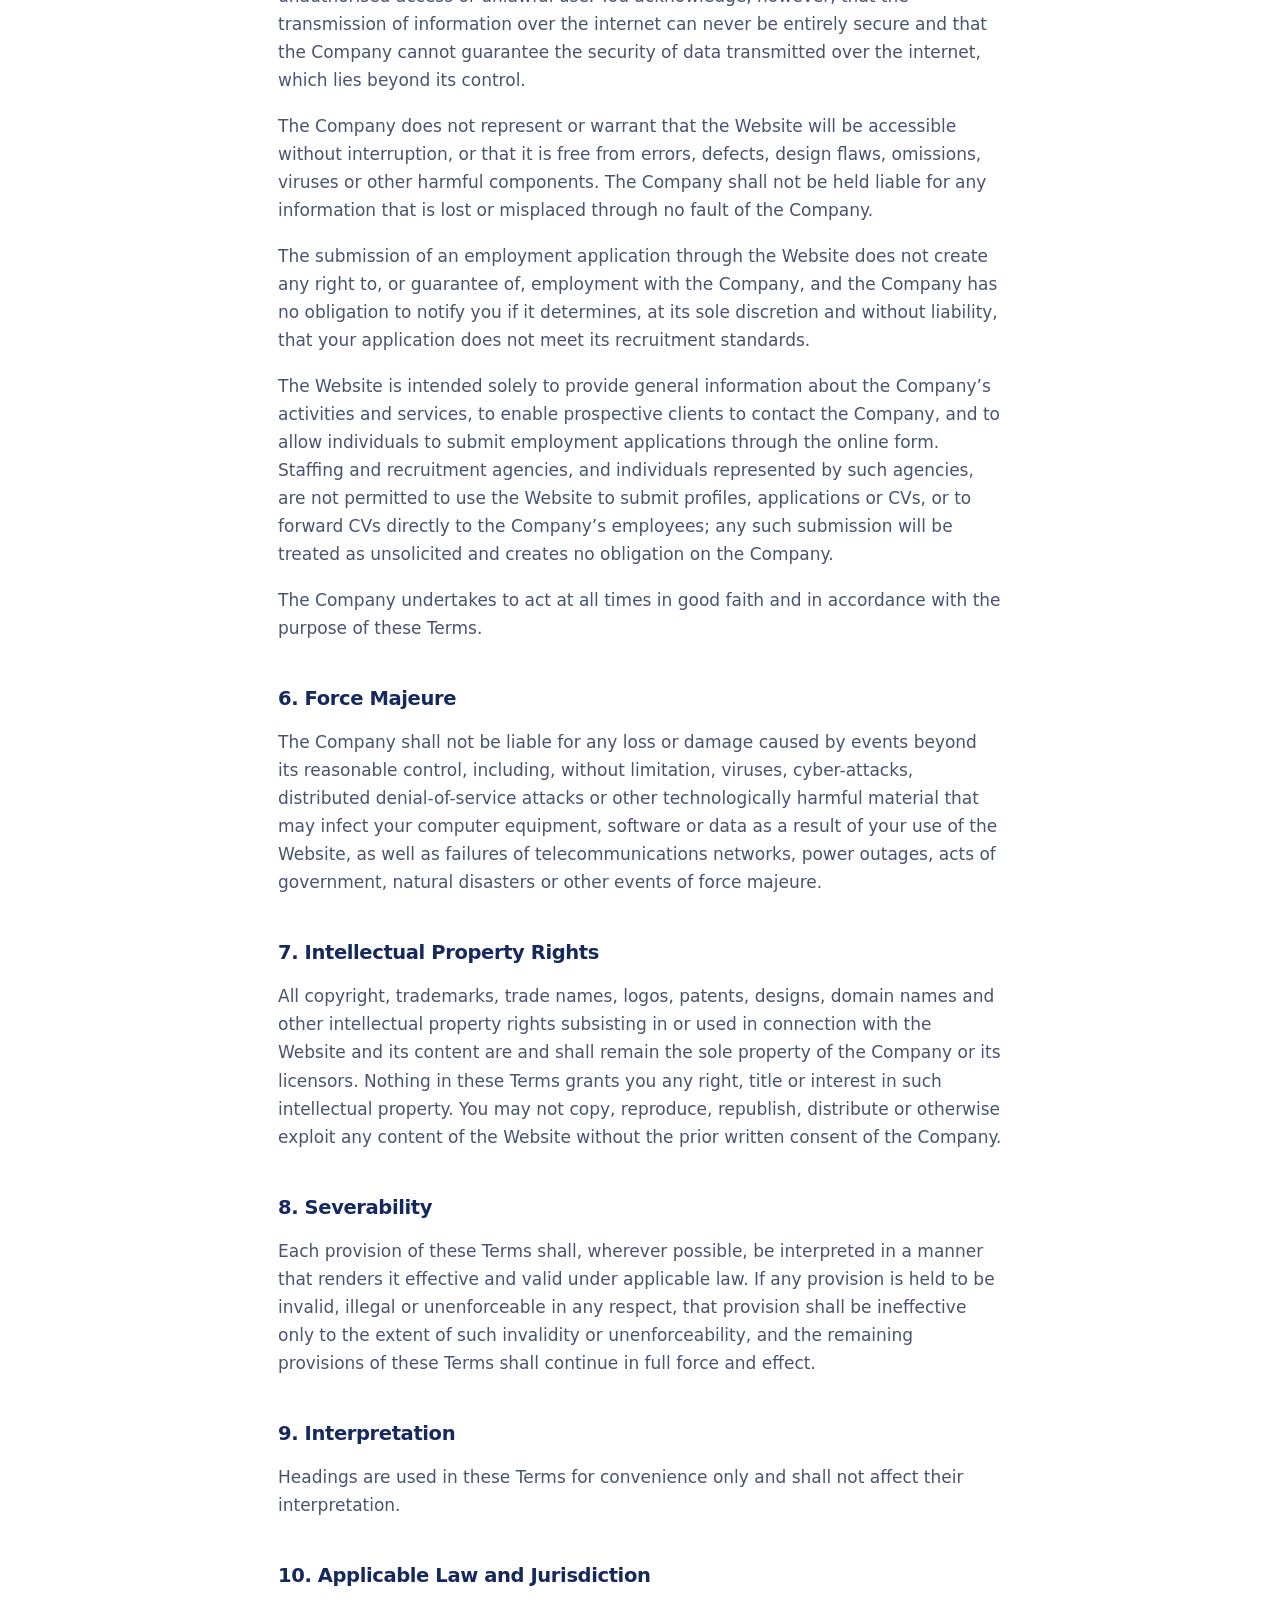
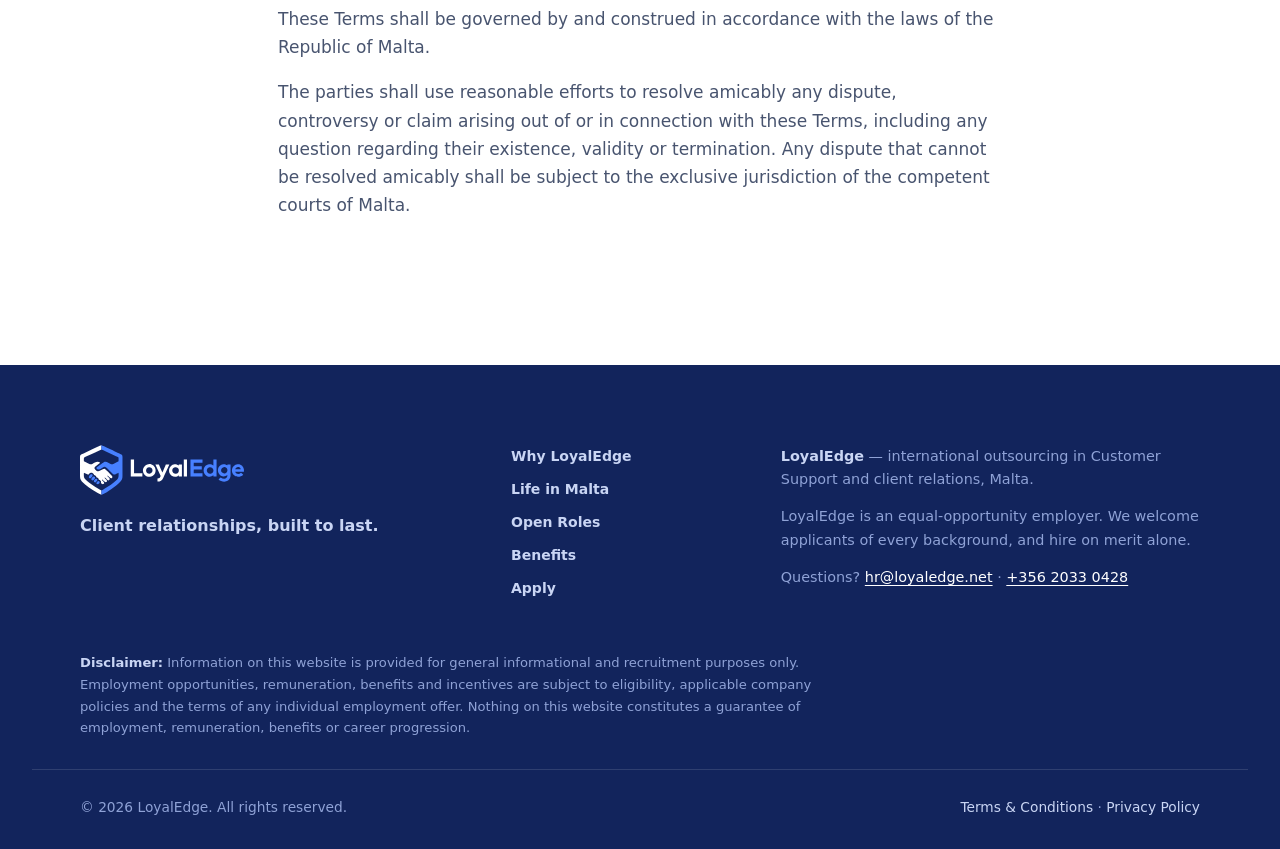
<file: terms.html>
<!doctype html>
<html lang="en">
<head>
<meta charset="utf-8">
<meta name="viewport" content="width=device-width, initial-scale=1">
<title>Terms &amp; Conditions — LoyalEdge</title>
<meta name="description" content="The Terms and Conditions governing access to and use of the LoyalEdge website.">
<meta name="theme-color" content="#FFFFFF">

<link rel="icon" href="data:image/svg+xml,%3Csvg xmlns='http://www.w3.org/2000/svg' viewBox='0 0 271 316'%3E%3Cpath d='M136.7 315.7C128.6 314.4 110.6 303.7 102.5 298.6 70.9 278.4 37.7 258.1 12 230.6-2.1 215.4.1 197.7.1 178.7l.1-45-.1-39.2c0-7.2-.2-14.5.1-21.7.4-8.3 2.8-11.4 10.2-15 8.4-4 16.8-7.8 25.2-11.7l49.2-22.9 30.9-14.4C121.4 6.1 130.7 1.4 136.5 0c.2 8.8-.2 19.1.3 27.3-34.2 14.4-67.7 32-101.7 46.8-2.8 1.2-8.2 3.5-9.4 6-1.8 3.5-1 19.4-1 22.4 10.6 5 21.3 10 31.8 15.2 6.6 3.3 12.3 6.2 19.7 3 17.8-7.5 32.9-23 52.6-9.5-10.5 8.1-22.9 16.5-32.6 25.3-6.2 5.6-4.8 12.4.3 17.7 21.6 26.4 38-.7 59.4-4.8 3.8-.7 41 38.1 46.4 43 4.3 3.9 6.4 10.1 1.1 14.8-9.9 8.6-23.2-14.9-29-14.9-2.6 7.5 28.5 19.2 9.6 29.7-8.6 4.8-19.2-14.9-25.9-16.9l-1.2 1.1c.2 6.2 22.3 16.3 13.3 25.5-10.1 10.3-20.7-8.7-28.4-14.2h-1.2c-1.2 1.6-1 .8-.9 2.6 4.5 5 15 13.3 14.7 19-.2 2-1.1 4-2.7 5.3-6.6 5.8-13.6-.2-18.2-5 2.9-11.1-2.3-18.5-13.2-21.2-3.3-9.9-5.5-11.4-15.2-14.9-.5-3.8-2.9-9.1-5.8-10.6-8.3-4.2-8.8-.8-12.1-10.1-1.8-5.2-12.1-10.6-17.6-8.6-7.5 1.5-11.7 7-16.2 12.4-9.4-3.6-19.4-8.5-28.6-12.8-.2 17.1-2.9 32 10.4 44.1 24.6 22.5 72.4 55.7 101.5 69.6-.1 9-.1 18 0 26.9z' fill='%231B3476'/%3E%3Cpath d='M136.5 0c5.7.7 115 52.5 127 59 1.8.9 3.3 2.2 4.5 3.8 4 5.4 2.8 23.8 2.7 31.1l-.1 40.1.1 45.9c0 6.8.3 22.8-1 29.1-5.5 27.7-49.7 55.8-71.2 71.5-9.7 7-51.8 34.5-61.8 35.2-.1-9-.1-17.9 0-26.9 3.5-1.3 15.1-8.5 18.9-10.8 28-17.3 55.9-35.9 79.8-58.6 13.5-12.8 10.5-25.9 10.4-44-6.9 3.3-22.6 12.8-29.9 11.7-8.3-1.3-46.1-47.7-56.7-50-11.6-2.5-29.1 19.3-42.2 18.4-4.5-.3-8.3-3.3-11.2-6.7-1.3-1.5-1.9-2.7-1.8-4.6 3.9-5.5 40.3-31.7 47.7-36.2 17.5-7.9 31.2 7.8 46.5 13.2 10.2 3.6 20.3-5.3 29.3-9.3 6-2.7 12.3-6.2 18.2-9.2.1-7.9 0-15.8-.1-23.7-4.4-2.9-11.3-5.9-16.1-8.2l-27.1-12.8-40.7-19.4c-7.7-3.6-17.1-8.4-24.9-11.4-.4-8.3 0-18.6-.2-27.3z' fill='%234780FF'/%3E%3C/svg%3E">

<link rel="stylesheet" href="styles.css">
</head>
<body>

<a class="skip-link" href="#main">Skip to main content</a>

<!-- Logo symbol. "LOYAL" + left shield use currentColor so the mark inverts on dark
     surfaces; "EDGE" + right shield stay brand blue in every context. -->
<svg width="0" height="0" aria-hidden="true" focusable="false" style="position:absolute">
  <symbol id="loyaledge" viewBox="0 0 1045 316">
    <path fill="currentColor" d="M136.713 315.699C128.648 314.407 110.573 303.685 102.465 298.56C70.949 278.428 37.7438 258.062 12.0398 230.552C-2.1436 215.373 0.120086 197.665 0.148864 178.671L0.217442 133.662L0.148864 94.4327C0.114575 87.2344 -0.0960531 80.0117 0.208875 72.8085C0.56095 64.4763 2.99854 61.397 10.3119 57.8585C18.6913 53.8038 27.1148 50.0032 35.5248 46.0967L84.7137 23.2137L115.6 8.8178C121.382 6.12672 130.727 1.40401 136.547 0C136.786 8.75045 136.364 19.0323 136.797 27.3174C102.649 41.6986 69.0809 59.2944 35.0655 74.1415C32.3279 75.3361 26.928 77.5998 25.6691 80.1084C23.9155 83.6053 24.6845 99.5234 24.7347 102.481C35.3797 107.472 46.0154 112.513 56.5648 117.678C63.2083 120.931 68.8421 123.855 76.2479 120.721C94.0721 113.181 109.146 97.684 128.882 111.239C118.337 119.367 106.004 127.715 96.2654 136.521C90.0579 142.135 91.5219 148.931 96.5158 154.216C118.101 180.588 134.49 154.92 155.929 150.823C159.742 150.101 196.885 188.927 202.282 193.862C206.541 197.751 208.683 203.91 203.329 208.607C193.464 217.259 180.135 193.789 174.333 193.758C171.699 201.241 202.783 212.917 183.938 223.473C175.31 228.305 164.75 208.613 157.995 206.586L156.824 207.688C157.013 213.885 179.148 223.951 170.071 233.252C159.987 243.582 149.426 224.533 141.665 219.077L140.539 219.114C139.291 220.718 139.497 219.867 139.636 221.679C144.169 226.639 154.645 235.003 154.299 240.618C154.164 242.669 153.22 244.586 151.673 245.945C145.04 251.768 138.029 245.731 133.427 240.967C136.37 229.903 131.121 222.482 120.246 219.757C116.94 209.813 114.751 208.356 104.998 204.841C104.473 201.026 102.09 195.736 99.2161 194.279C90.8814 190.048 90.3689 193.458 87.0802 184.157C85.2323 178.928 75.0043 173.528 69.5034 175.573C61.9776 177.061 57.7618 182.584 53.311 187.996C43.9599 184.347 33.9548 179.406 24.7849 175.108C24.5896 192.203 21.8936 207.082 35.1935 219.206C59.8265 241.665 107.556 274.913 136.704 288.849C136.621 297.795 136.624 306.747 136.713 315.699Z"/>
    <path fill="#4780FF" d="M136.546 0C142.21 0.686394 251.549 52.4562 263.497 58.9656C265.252 59.9134 266.776 61.2342 267.964 62.8353C271.991 68.2291 270.748 86.643 270.722 93.9104L270.662 134.03L270.724 179.926C270.729 186.729 271.037 202.704 269.771 209.048C264.25 236.724 220.056 264.828 198.562 280.461C188.901 287.49 146.74 314.97 136.712 315.699C136.622 306.747 136.619 297.795 136.703 288.849C140.247 287.588 151.833 280.387 155.565 278.079C183.55 260.769 211.472 242.198 235.39 219.493C248.872 206.696 245.885 193.562 245.755 175.518C238.893 178.794 223.171 188.327 215.879 187.182C207.563 185.884 169.804 139.519 159.139 137.189C147.578 134.664 130.068 156.469 116.953 155.557C112.42 155.244 108.671 152.213 105.801 148.901C104.53 147.437 103.89 146.232 103.991 144.291C107.901 138.843 144.279 112.591 151.683 108.069C169.186 100.22 182.894 115.925 198.207 121.293C208.437 124.88 218.513 116.01 227.513 111.948C233.506 109.244 239.837 105.735 245.759 102.764C245.826 94.8791 245.777 86.9938 245.614 79.1104C241.262 76.2123 234.354 73.182 229.516 70.8871L202.446 58.0722L161.709 38.7203C154.049 35.0875 144.584 30.314 136.796 27.3174C136.363 19.0323 136.785 8.75045 136.546 0Z"/>
    <path fill="#4780FF" d="M68.5957 185.523C89.9645 183.986 77.5127 203.102 67.4641 210.199C65.0002 210.566 60.0295 210.162 58.3653 208.405C51.6991 201.363 64.1828 189.485 68.5957 185.523Z"/>
    <path fill="#4780FF" d="M85.6577 199.668C105.611 200.011 92.5535 218.815 82.3721 224.252C62.8922 223.701 75.9576 204.205 85.6577 199.668Z"/>
    <path fill="#4780FF" d="M99.8603 214.296C103.036 214.131 107.869 214.749 109.611 217.511C114.303 224.963 103.191 233.872 98.6295 237.092C95.7082 237.203 91.3076 236.554 89.4707 234.288C83.9648 227.504 95.8582 217.529 99.8603 214.296Z"/>
    <path fill="#4780FF" d="M115.209 228.391C130.909 229.187 127.025 244.353 114.699 248.664C97.4861 248.933 104.481 234.183 115.209 228.391Z"/>
    <path fill="#4780FF" d="M912.77 120.847C929.632 119.734 928.537 124.762 938.805 128.365C940.385 126.993 938.218 125.916 940.036 122.692C945.504 122.263 953.512 122.54 959.17 122.57C959.795 135.425 959.275 150.831 959.379 163.903C958.73 176.388 960.781 191.04 958.074 203.176C950.194 238.469 905.728 239.59 882.834 218.698L887.023 214.498L896.128 205.393C914.038 218.808 939.657 217.675 939.332 190.336C933.754 194.34 929.48 197.028 922.549 198.345C912.966 200.065 903.096 197.898 895.111 192.326C886.533 186.332 881.028 176.877 879.314 166.621C877.618 155.845 880.214 144.834 886.551 135.954C893.347 126.543 901.779 122.645 912.77 120.847ZM939.167 156.354C937.287 145.56 927.123 138.252 916.291 139.91C909.084 141.014 903.041 145.927 900.487 152.753C897.934 159.58 899.269 167.253 903.978 172.818C908.692 178.378 916.04 180.956 923.197 179.56C933.949 177.459 941.047 167.148 939.167 156.354Z"/>
    <path fill="#4780FF" d="M870.331 90.6113C869.627 126.522 870.705 163.112 870.209 199.122C865.776 199.128 854.191 199.471 850.511 198.724C849.77 196.985 849.996 193.942 849.99 191.939C837.322 202.343 824.414 203.475 809.627 197.267C786.445 185.082 780.861 154.852 796.946 134.825C803.253 126.842 812.548 121.78 822.676 120.811C833.305 119.797 841.847 123.144 849.904 129.713L849.96 90.666L870.331 90.6113ZM850.088 157.59C848.208 146.021 837.285 138.18 825.719 140.1C814.214 142.011 806.419 152.869 808.286 164.38C810.16 175.897 820.991 183.729 832.509 181.898C844.088 180.062 851.968 169.162 850.088 157.59Z"/>
    <path fill="currentColor" d="M602.649 120.889C613.915 119.91 620.718 123.48 629.425 129.67L629.541 122.502L649.521 122.532L649.472 199.129L629.627 199.16L629.566 191.739L624.312 195.7C620.259 198.137 616.487 199.699 611.828 200.495C602.025 202.221 591.94 199.888 583.894 194.035C556.096 173.786 564.686 125.997 602.649 120.889ZM625.036 147.462C620.168 141.621 612.533 138.853 605.05 140.215C593.692 142.284 586.099 153.102 588.022 164.491C589.945 175.873 600.666 183.6 612.08 181.825C619.593 180.661 625.894 175.536 628.576 168.421C631.264 161.306 629.91 153.298 625.036 147.462Z"/>
    <path fill="#4780FF" d="M703.911 90.5714L780.639 90.5469L780.499 111.133C762.203 111.464 743.154 111.235 724.815 111.277C724.687 119.072 724.681 126.869 724.791 134.665L775.992 134.677C776.096 141.244 776.102 147.811 776.016 154.381L731.955 154.388C729.628 154.339 727.412 154.094 725.238 154.859C724.338 159.807 724.779 173.277 724.913 178.757L780.615 178.819C780.639 185.597 780.627 192.375 780.578 199.153L704.083 199.19C703.807 162.984 703.746 126.778 703.911 90.5714Z"/>
    <path fill="currentColor" d="M436.804 120.799C458.819 118.214 478.797 133.874 481.544 155.869C484.29 177.863 468.776 197.958 446.802 200.867C424.598 203.8 404.251 188.095 401.475 165.868C398.7 143.643 414.559 123.411 436.804 120.799ZM462.057 159.629C461.266 148.326 451.497 139.788 440.192 140.515C428.798 141.249 420.175 151.112 420.973 162.507C421.77 173.895 431.683 182.462 443.068 181.598C454.364 180.747 462.849 170.926 462.057 159.629Z"/>
    <path fill="#4780FF" d="M1008.1 120.768C1028.49 120.936 1042.33 135.9 1044.42 155.423C1044.86 159.617 1044.64 164.154 1044.56 168.379C1026.06 168.618 1007.31 168.483 988.805 168.471C995.259 185.658 1013.52 186.7 1026.07 175.311C1028.06 176.903 1030.08 178.709 1032.02 180.38L1040.06 187.557C1026.42 201.829 999.863 206.569 983.95 193.631C956.659 171.447 965.238 126.338 1003.45 120.873C1005 120.8 1006.55 120.765 1008.1 120.768ZM1024.34 153.108C1020.06 141.654 1015.11 138.764 1002.73 139.77C994.862 142.526 991.947 145.171 988.874 153.145L1010.74 153.231L1024.34 153.108Z"/>
    <path fill="currentColor" d="M480.318 122.642L502.77 122.482C509.107 138.814 517.698 157.498 524.856 173.712C531.199 161.368 541.02 136.317 546.911 122.552L569.131 122.61C561.753 140.327 553.009 158.276 545.227 175.984C540.077 186.711 535.516 197.935 530.244 208.632C521.702 225.96 512.928 231.367 493.629 231.71L493.634 212.398C506.511 212.367 509.64 207.83 514.201 196.735C502.953 172.377 490.886 147.205 480.318 122.642Z"/>
    <path fill="currentColor" d="M323.616 90.6254L344.393 90.5898L344.438 178.814L397.53 178.795L397.486 199.124L323.566 199.136L323.616 90.6254Z"/>
    <path fill="currentColor" d="M661.456 90.6602L681.705 90.5684L681.693 199.172C675.006 199.093 668.136 199.172 661.438 199.184L661.456 90.6602Z"/>
  </symbol>
</svg>

<header class="site-header" id="siteHeader">
  <div class="wrap header-inner">
    <a class="logo" href="index.html" aria-label="LoyalEdge home">
      <svg class="logo-svg" role="img" aria-hidden="true"><use href="#loyaledge"></use></svg>
    </a>

    <nav class="nav" id="nav" aria-label="Main">
      <a href="index.html#why">Why LoyalEdge</a>
      <a href="index.html#malta">Life in Malta</a>
      <a href="index.html#roles">Open Roles</a>
      <a href="index.html#benefits">Benefits</a>
      <a href="index.html#growth">Growth</a>
      <a class="btn btn-primary btn-sm nav-cta" href="index.html#apply">Apply Now</a>
    </nav>

    <button class="menu-toggle" id="menuToggle" aria-expanded="false" aria-controls="nav" aria-label="Open menu">
      <span></span><span></span><span></span>
    </button>
  </div>
</header>

<main id="main" class="legal-main">
  <div class="wrap legal-wrap">
    <header class="legal-head">
      <p class="legal-kicker">Legal</p>
      <h1>Terms and Conditions</h1>
    </header>

    <div class="legal-body">
      <h2>1. Introduction</h2>
      <p>
        The website https://loyaledge.net (the &ldquo;Website&rdquo;) is owned and operated by
        Peak CS Limited, a company incorporated and registered under the laws of the Republic
        of Malta, with registration number C 91687 and registered office at 115B, Suite 3,
        Old Mint Street, Valetta VLT 1515, Malta (the &ldquo;Company&rdquo;, &ldquo;we&rdquo;,
        &ldquo;us&rdquo; or &ldquo;our&rdquo;).
      </p>
      <p>
        These Terms and Conditions (the &ldquo;Terms&rdquo;) govern the access to, use of and
        interaction with the Website by any person who visits or uses it (&ldquo;you&rdquo;,
        the &ldquo;User&rdquo;). By accessing or continuing to use the Website, you confirm
        that you have read, understood and agreed to be bound by these Terms in their
        entirety. If you do not agree with any part of these Terms, you must stop using the
        Website.
      </p>
      <p>
        These Terms are provided and concluded in the English language. The Company may
        revise, amend or replace these Terms, in whole or in part, at any time by publishing
        the updated version on the Website, without prior notice. It is your responsibility
        to review the Terms periodically. Your continued use of the Website after any changes
        are published constitutes your acceptance of those changes. The version published on
        the Website at any given time shall be deemed the current and applicable version.
      </p>

      <h2>2. Purpose of the Website</h2>
      <ul>
        <li>The Website provides information regarding the Company&rsquo;s activities, operations and opportunities.</li>
        <li>The Website allows prospective clients to contact the Company and request further information regarding its services.</li>
        <li>The Website also enables individuals to express interest in employment with the Company by submitting the online application form together with their curriculum vitae (each such individual, an &ldquo;Applicant&rdquo;).</li>
      </ul>
      <p>
        Any commercial engagement of the Company&rsquo;s services by a client is subject to a
        separate written service agreement between the Company and that client. Nothing on
        the Website constitutes a binding offer to provide services, and no contractual
        relationship for the provision of services arises solely from the use of the Website.
      </p>

      <h2>3. Recruitment</h2>
      <p>
        Applicants wishing to be considered for employment must complete the application form
        available on the Website and provide the requested information. By submitting an
        application, you confirm that:
      </p>
      <ul>
        <li>you have full legal capacity to submit the application under the laws applicable to you; and</li>
        <li>your application does not breach the terms of any other agreement to which you are a party (including any non-compete or confidentiality obligation).</li>
      </ul>
      <p>
        By submitting the form, you also accept the Company&rsquo;s
        <a href="privacy.html">Privacy Policy</a> and authorise the Company to use the
        information you provide in order to:
      </p>
      <ul>
        <li>assess your skills, qualifications and suitability for the relevant role;</li>
        <li>carry out background and reference checks, where applicable and permitted by law;</li>
        <li>communicate with you regarding the recruitment process;</li>
        <li>maintain records relating to the Company&rsquo;s hiring procedures; and</li>
        <li>comply with applicable legal and regulatory obligations.</li>
      </ul>
      <p>
        For further details on how your personal data is processed, please refer to our
        <a href="privacy.html">Privacy Policy</a> which is available on the Website.
      </p>

      <h2>4. User&rsquo;s Representations and Warranties</h2>
      <p>By using the Website, you represent and warrant that:</p>
      <ul>
        <li>you reside in a jurisdiction in which use of the Website is lawful and unrestricted;</li>
        <li>you are at least 18 years of age and do not require the consent or approval of any other person or entity to use the Website;</li>
        <li>you will not permit or authorise any other person or entity to submit the application form using your information, and you will not submit information on behalf of another person;</li>
        <li>you will not use the Website for any purpose that is fraudulent, criminal or otherwise unlawful in any applicable jurisdiction, and you will not transmit through it any material that is harmful, threatening, abusive, harassing, defamatory, obscene, sexually explicit, hateful, discriminatory or otherwise objectionable, including material that encourages unlawful conduct;</li>
        <li>any information you transmit to us has been collected and is provided in full compliance with applicable law, and you hold all necessary authorisations to provide it;</li>
        <li>all information you provide is accurate, complete and up to date to the best of your knowledge; and</li>
        <li>you will maintain professional conduct in all communications with the Company, whether by email, telephone or otherwise, and will refrain from abusive or vulgar language.</li>
      </ul>
      <p>
        The Company reserves the right to restrict or terminate your access to the Website,
        without notice and at its sole discretion, if it is believed that you have breached
        these Terms.
      </p>

      <h2>5. Company&rsquo;s Representations and Disclaimers</h2>
      <p>
        All content on this website is provided &ldquo;as is&rdquo; and without warranties of
        any kind, whether express or implied, including, without limitation, warranties of
        title, merchantability, fitness for a particular purpose or non-infringement of
        intellectual property. All implied warranties and conditions are excluded to the
        maximum extent permitted by law.
      </p>
      <p>
        The Company declares that personal data will be processed in accordance with
        applicable Maltese, data protection laws, including Regulation (EU) 2016/679 (GDPR).
        Your personal data will not be disclosed to third parties unless such disclosure is
        necessary for the purposes described in these Terms or in the applicable privacy
        notices, or is required by law. The Company applies appropriate technical and
        organisational security measures to protect your information against unauthorised
        access or unlawful use. You acknowledge, however, that the transmission of
        information over the internet can never be entirely secure and that the Company
        cannot guarantee the security of data transmitted over the internet, which lies
        beyond its control.
      </p>
      <p>
        The Company does not represent or warrant that the Website will be accessible without
        interruption, or that it is free from errors, defects, design flaws, omissions,
        viruses or other harmful components. The Company shall not be held liable for any
        information that is lost or misplaced through no fault of the Company.
      </p>
      <p>
        The submission of an employment application through the Website does not create any
        right to, or guarantee of, employment with the Company, and the Company has no
        obligation to notify you if it determines, at its sole discretion and without
        liability, that your application does not meet its recruitment standards.
      </p>
      <p>
        The Website is intended solely to provide general information about the
        Company&rsquo;s activities and services, to enable prospective clients to contact the
        Company, and to allow individuals to submit employment applications through the
        online form. Staffing and recruitment agencies, and individuals represented by such
        agencies, are not permitted to use the Website to submit profiles, applications or
        CVs, or to forward CVs directly to the Company&rsquo;s employees; any such submission
        will be treated as unsolicited and creates no obligation on the Company.
      </p>
      <p>
        The Company undertakes to act at all times in good faith and in accordance with the
        purpose of these Terms.
      </p>

      <h2>6. Force Majeure</h2>
      <p>
        The Company shall not be liable for any loss or damage caused by events beyond its
        reasonable control, including, without limitation, viruses, cyber-attacks,
        distributed denial-of-service attacks or other technologically harmful material that
        may infect your computer equipment, software or data as a result of your use of the
        Website, as well as failures of telecommunications networks, power outages, acts of
        government, natural disasters or other events of force majeure.
      </p>

      <h2>7. Intellectual Property Rights</h2>
      <p>
        All copyright, trademarks, trade names, logos, patents, designs, domain names and
        other intellectual property rights subsisting in or used in connection with the
        Website and its content are and shall remain the sole property of the Company or its
        licensors. Nothing in these Terms grants you any right, title or interest in such
        intellectual property. You may not copy, reproduce, republish, distribute or
        otherwise exploit any content of the Website without the prior written consent of
        the Company.
      </p>

      <h2>8. Severability</h2>
      <p>
        Each provision of these Terms shall, wherever possible, be interpreted in a manner
        that renders it effective and valid under applicable law. If any provision is held to
        be invalid, illegal or unenforceable in any respect, that provision shall be
        ineffective only to the extent of such invalidity or unenforceability, and the
        remaining provisions of these Terms shall continue in full force and effect.
      </p>

      <h2>9. Interpretation</h2>
      <p>
        Headings are used in these Terms for convenience only and shall not affect their
        interpretation.
      </p>

      <h2>10. Applicable Law and Jurisdiction</h2>
      <p>
        These Terms shall be governed by and construed in accordance with the laws of the
        Republic of Malta.
      </p>
      <p>
        The parties shall use reasonable efforts to resolve amicably any dispute, controversy
        or claim arising out of or in connection with these Terms, including any question
        regarding their existence, validity or termination. Any dispute that cannot be
        resolved amicably shall be subject to the exclusive jurisdiction of the competent
        courts of Malta.
      </p>
    </div>
  </div>
</main>

<footer class="site-footer">
  <div class="wrap footer-inner">
    <div class="footer-brand">
      <svg class="logo-svg logo-svg--footer" role="img" aria-label="LoyalEdge"><use href="#loyaledge"></use></svg>
      <p>Client relationships, built to last.</p>
    </div>

    <nav class="footer-nav" aria-label="Footer">
      <a href="index.html#why">Why LoyalEdge</a>
      <a href="index.html#malta">Life in Malta</a>
      <a href="index.html#roles">Open Roles</a>
      <a href="index.html#benefits">Benefits</a>
      <a href="index.html#apply">Apply</a>
    </nav>

    <div class="footer-legal">
      <p><strong>LoyalEdge</strong> — international outsourcing in Customer Support and client relations, Malta.</p>
      <p>LoyalEdge is an equal-opportunity employer. We welcome applicants of every background, and hire on merit alone.</p>
      <p class="footer-contact">Questions? <a href="mailto:hr@loyaledge.net">hr@loyaledge.net</a> &middot; <a href="tel:+35620330428">+356 2033 0428</a></p>
    </div>
  </div>
  <div class="wrap footer-disclaimer">
    <p>
      <strong>Disclaimer:</strong> Information on this website is provided for general
      informational and recruitment purposes only. Employment opportunities, remuneration,
      benefits and incentives are subject to eligibility, applicable company policies and
      the terms of any individual employment offer. Nothing on this website constitutes a
      guarantee of employment, remuneration, benefits or career progression.
    </p>
  </div>
  <div class="wrap footer-bottom">
    <p>&copy; <span id="year">2026</span> LoyalEdge. All rights reserved.</p>
    <p><a href="terms.html">Terms &amp; Conditions</a> · <a href="privacy.html">Privacy Policy</a></p>
  </div>
</footer>

<script src="script.js"></script>
</body>
</html>
</file>
<file: styles.css>
/* ==========================================================================
   LoyalEdge careers — v3: all-sans corporate, photography-led.
   White ground, flat quiet panels, brand navy #1B3476 / blue #4780FF.
   No external requests: system faces, local images only. No italics.
   ========================================================================== */

:root {
  --paper:    #FFFFFF;
  --panel:    #F3F6FB;   /* flat quiet panel */
  --hairline: #E5EAF2;
  --ink:      #16295E;   /* headings */
  --ink-soft: #2A3E6E;
  --slate:    #48546F;   /* body */
  --mist:     #7A85A1;   /* meta, captions */
  --blue:     #4780FF;
  --blue-700: #2F63E0;
  --navy:     #1B3476;   /* bands */
  --navy-deep:#12245C;   /* footer */
  --on-navy:  #C9D5F4;
  --on-navy-dim: #8FA2D6;
  --bad:      #C43D3D;
  --ok:       #1E7A4F;

  --sans: system-ui, "Segoe UI", -apple-system, Roboto, "Helvetica Neue", Arial, sans-serif;

  --wrap: 1216px;
  --gut: clamp(20px, 4vw, 48px);
  /* left/right padding that lines full-bleed children up with .wrap content */
  --edge: max(var(--gut), calc((100vw - var(--wrap)) / 2 + var(--gut)));

  --r-sm: 6px;
  --r-md: 10px;
  --r-lg: 14px;

  --ease: cubic-bezier(.16, 1, .3, 1);
  --shadow-soft: 0 20px 50px -32px rgba(18, 36, 92, .28);
}

/* ---------- reset / base ---------- */
*, *::before, *::after { box-sizing: border-box; }

html {
  scroll-behavior: smooth;
  scroll-padding-top: 104px;
  -webkit-text-size-adjust: 100%;
}

body {
  margin: 0;
  font-family: var(--sans);
  font-size: 17px;
  line-height: 1.65;
  color: var(--slate);
  background: var(--paper);
  -webkit-font-smoothing: antialiased;
  text-rendering: optimizeLegibility;
}

img, svg { display: block; max-width: 100%; }
figure { margin: 0; }

h1, h2, h3, h4 {
  margin: 0 0 .5em;
  font-weight: 700;
  letter-spacing: -.02em;
  color: var(--ink);
  text-wrap: balance;
}

/* the whole page is upright — em carries emphasis through weight/colour instead */
em { font-style: normal; }

p { margin: 0 0 1em; }
ul, ol { margin: 0; padding: 0; list-style: none; }
a { color: var(--blue-700); text-decoration: none; }

:focus-visible {
  outline: 2px solid var(--blue);
  outline-offset: 3px;
  border-radius: 2px;
}

::selection { background: rgba(71, 128, 255, .18); }

.sr-only {
  position: absolute; width: 1px; height: 1px; margin: -1px;
  clip: rect(0 0 0 0); clip-path: inset(50%); overflow: hidden; white-space: nowrap;
}

.skip-link {
  position: fixed; top: -60px; left: 16px; z-index: 200;
  padding: 12px 18px; background: var(--ink); color: #fff;
  font: 600 14px/1 var(--sans); border-radius: var(--r-sm);
  transition: top .2s var(--ease);
}
.skip-link:focus { top: 14px; }

.wrap { max-width: var(--wrap); margin: 0 auto; padding: 0 var(--gut); }

/* ==========================================================================
   Shared furniture
   ========================================================================== */

.section { padding: clamp(80px, 9.5vw, 128px) 0; }

.section-head { margin-bottom: clamp(38px, 5vw, 60px); }
.section-head h2, .about-grid h2 {
  font-size: clamp(1.9rem, 3.3vw, 2.7rem);
  line-height: 1.12;
  margin-bottom: .5em;
}
.section-sub { font-size: 1.09rem; margin-bottom: 0; }

.section-dark { background: var(--navy); color: var(--on-navy); }
.section-dark h2, .section-dark h3 { color: #fff; }
.section-dark .section-sub { color: var(--on-navy); }

.section-panel { background: var(--panel); }

/* ---------- buttons ---------- */
.btn {
  display: inline-flex; align-items: center; justify-content: center; gap: 10px;
  padding: 0 26px; height: 50px;
  font: 600 15px/1 var(--sans); letter-spacing: .005em;
  border-radius: var(--r-sm); border: 1px solid transparent;
  cursor: pointer; white-space: nowrap;
  transition: background-color .22s var(--ease), border-color .22s var(--ease),
              color .22s var(--ease), transform .22s var(--ease),
              box-shadow .22s var(--ease);
}
.btn-primary { background: var(--navy); color: #fff; }
.btn-primary:hover {
  background: var(--blue-700);
  transform: translateY(-1px);
  box-shadow: 0 12px 26px -14px rgba(47, 99, 224, .65);
}
.btn-primary:active { transform: translateY(0); box-shadow: 0 6px 14px -10px rgba(47, 99, 224, .6); }
.btn-ghost { border-color: rgba(255, 255, 255, .4); color: #fff; }
.btn-ghost:hover { border-color: #fff; background: rgba(255, 255, 255, .08); }
.btn-lg { height: 54px; padding: 0 30px; font-size: 15.5px; }
.btn-sm { height: 40px; padding: 0 18px; font-size: 13.5px; }

.btn .btn-arr { transition: transform .25s var(--ease); }
.btn:hover .btn-arr { transform: translateX(4px); }

.link-quiet {
  display: inline-flex; align-items: center; gap: 9px;
  font: 600 15px/1 var(--sans); color: var(--ink);
  padding: 6px 2px;
  transition: color .2s var(--ease);
}
.link-quiet:hover { color: var(--blue-700); }
.link-quiet::after {
  content: "→";
  color: var(--blue);
  transition: transform .25s var(--ease);
}
.link-quiet:hover::after { transform: translateX(4px); }

/* ==========================================================================
   Header
   ========================================================================== */

.site-header {
  position: sticky; top: 0; z-index: 100;
  background: rgba(255, 255, 255, .94);
  backdrop-filter: blur(12px);
  -webkit-backdrop-filter: blur(12px);
  border-bottom: 1px solid transparent;
  transition: border-color .25s var(--ease), box-shadow .25s var(--ease);
}
.site-header.is-stuck {
  border-bottom-color: var(--hairline);
  box-shadow: 0 12px 30px -26px rgba(18, 36, 92, .4);
}

.header-inner {
  display: flex; align-items: center; justify-content: space-between;
  height: 76px; gap: 28px;
}

.logo { color: var(--ink); transition: opacity .2s var(--ease); }
.logo:hover { opacity: .78; }
.logo-svg { width: 156px; height: 47px; color: var(--ink); }

.nav { display: flex; align-items: center; gap: 2px; }
/* plain links only — the CTA keeps its .btn styling (scoping prevents the
   cascade collision that made its label invisible) */
.nav > a:not(.nav-cta) {
  position: relative;
  padding: 10px 13px;
  font: 600 14.5px/1 var(--sans);
  color: var(--slate);
  border-radius: var(--r-sm);
  transition: color .2s var(--ease), background-color .2s var(--ease);
}
.nav > a:not(.nav-cta):hover { color: var(--ink); background: var(--panel); }
.nav > a.is-active:not(.nav-cta) { color: var(--blue-700); }
.nav > .nav-cta { margin-left: 14px; height: 42px; padding: 0 28px; font-size: 14px; }

.menu-toggle {
  display: none;
  width: 44px; height: 44px; padding: 10px;
  background: none; border: 0; cursor: pointer;
}
.menu-toggle span {
  display: block; height: 2px; margin: 5px 0;
  background: var(--ink); border-radius: 2px;
  transition: transform .25s var(--ease), opacity .2s var(--ease);
}
.menu-toggle[aria-expanded="true"] span:nth-child(1) { transform: translateY(7px) rotate(45deg); }
.menu-toggle[aria-expanded="true"] span:nth-child(2) { opacity: 0; }
.menu-toggle[aria-expanded="true"] span:nth-child(3) { transform: translateY(-7px) rotate(-45deg); }

/* ==========================================================================
   Hero — copy left, photography bleeding to the right edge
   ========================================================================== */

.hero {
  display: grid;
  grid-template-columns: minmax(0, 1.06fr) minmax(0, .94fr);
  min-height: clamp(540px, 82vh, 780px);
}

.hero-copy {
  display: flex; flex-direction: column; justify-content: center;
  padding: clamp(48px, 7vh, 88px) clamp(36px, 5vw, 84px) clamp(48px, 7vh, 88px) var(--edge);
}

.hero-title {
  margin: 0 0 26px;
  font-size: clamp(2.6rem, 5.6vw, 4.7rem);
  font-weight: 700;
  line-height: 1.02;
  letter-spacing: -.028em;
}
.hero-title .acc {
  display: block;
  font-size: .52em;
  font-weight: 700;
  letter-spacing: -.015em;
  color: var(--blue-700);
}
.hl-acc { margin-top: .3em; }

/* masked line reveal */
.hl { display: block; overflow: hidden; }
.hl > span {
  display: block;
  transform: translateY(112%);
  animation: line-up 1s var(--ease) forwards;
  animation-delay: calc(120ms + var(--l, 0) * 100ms);
}
@keyframes line-up { to { transform: translateY(0); } }

.reveal-load {
  opacity: 0;
  transform: translateY(16px);
  animation: load-in .9s var(--ease) forwards;
  animation-delay: calc(160ms + var(--l, 0) * 100ms);
}
@keyframes load-in { to { opacity: 1; transform: translateY(0); } }

.hero .lede {
  max-width: 50ch;
  font-size: 1.14rem;
  margin-bottom: 34px;
}

.hero-cta { display: flex; align-items: center; gap: 26px; flex-wrap: wrap; }

.hero-media { position: relative; overflow: hidden; }
.hero-media img {
  position: absolute; inset: 0;
  width: 100%; height: 100%;
  object-fit: cover;
  /* --par is driven by the scroll parallax in script.js; the constant
     over-scale gives the drift room to move without exposing edges */
  transform: translate3d(0, var(--par, 0px), 0) scale(1.08);
  opacity: 0;
  animation: media-in 1.1s var(--ease) .18s forwards;
}
@keyframes media-in { to { opacity: 1; } }

/* ---------- stat band ---------- */
.statband { background: var(--navy); }
.trust {
  display: grid; grid-template-columns: repeat(4, minmax(0, 1fr));
  gap: 28px;
  padding: clamp(30px, 4vw, 44px) 0;
}
/* items cascade in one after another once the band reveals */
.trust li {
  display: flex; flex-direction: column; align-items: flex-start; gap: 5px;
  opacity: 0; transform: translateY(12px);
  transition: opacity .7s var(--ease), transform .7s var(--ease);
}
.trust.is-in li { opacity: 1; transform: none; }
.trust li:nth-child(2) { transition-delay: 90ms; }
.trust li:nth-child(3) { transition-delay: 180ms; }
.trust li:nth-child(4) { transition-delay: 270ms; }
.trust strong {
  font-size: 2.1rem; font-weight: 700; line-height: 1;
  letter-spacing: -.02em;
  color: #fff;
  font-variant-numeric: tabular-nums;
}
/* direct child only — the counter script injects spans INSIDE the strong,
   and those must inherit the number styling, not the label styling */
.trust li > span {
  font-size: 11.5px; font-weight: 600; line-height: 1.4;
  letter-spacing: .13em; text-transform: uppercase;
  color: var(--on-navy-dim);
}

/* ==========================================================================
   Why — three flat panels
   ========================================================================== */

.props {
  display: grid; grid-template-columns: repeat(3, minmax(0, 1fr));
  gap: 22px;
}
.prop {
  background: var(--panel);
  border-radius: var(--r-md);
  padding: 32px 30px 30px;
  transition: transform .3s var(--ease), box-shadow .3s var(--ease),
              background-color .3s var(--ease);
}
.prop:hover {
  background: var(--paper);
  transform: translateY(-4px);
  box-shadow: var(--shadow-soft);
}
.prop h3 { font-size: 1.16rem; line-height: 1.3; margin-bottom: .7em; }
.prop-quote {
  font-size: 1rem; font-weight: 600;
  color: var(--ink-soft);
  margin-bottom: .75em;
}
.prop p:last-child { margin-bottom: 0; font-size: .97rem; }

/* ==========================================================================
   Who we're looking for — photo + profile list
   ========================================================================== */

.cand-grid {
  display: grid;
  grid-template-columns: minmax(0, 5fr) minmax(0, 7fr);
  gap: clamp(40px, 5.5vw, 88px);
  align-items: center;
}
.cand-media { position: relative; overflow: hidden; border-radius: var(--r-lg); }
.cand-media img { width: 100%; height: 100%; max-height: 640px; object-fit: cover; }

.profiles { display: grid; gap: 0; }
.profile {
  padding: 24px 0;
  border-top: 1px solid var(--hairline);
  transition: border-color .3s var(--ease);
}
.profile:last-child { border-bottom: 1px solid var(--hairline); }
.profile h3 { font-size: 1.24rem; margin-bottom: .35em; transition: color .25s var(--ease); }
.profile:hover { border-top-color: var(--blue); }
.profile:hover h3 { color: var(--blue-700); }
.profile p { margin: 0; font-size: .99rem; max-width: 54ch; }

/* ==========================================================================
   Malta — full-bleed photo | navy panel
   ========================================================================== */

.malta-band {
  display: grid;
  grid-template-columns: minmax(0, 1fr) minmax(0, 1.08fr);
  background: var(--navy);
}
.malta-media { position: relative; overflow: hidden; min-height: 340px; }
.malta-media img {
  position: absolute; inset: 0;
  width: 100%; height: 100%;
  object-fit: cover;
  transform: translate3d(0, var(--par, 0px), 0) scale(1.1);
}
.malta-panel {
  padding: clamp(56px, 7vw, 100px) var(--edge) clamp(56px, 7vw, 100px) clamp(40px, 5vw, 88px);
  color: var(--on-navy);
}
.malta-panel h2 { color: #fff; font-size: clamp(1.9rem, 3.2vw, 2.6rem); line-height: 1.12; }
.malta-panel .section-sub { color: var(--on-navy); margin-bottom: 40px; }

.malta-list {
  display: grid; grid-template-columns: repeat(2, minmax(0, 1fr));
  gap: 30px 34px;
}
.m-item {
  padding-left: 18px; border-left: 2px solid var(--blue);
  transition: transform .3s var(--ease), border-color .3s var(--ease);
}
.m-item:hover { transform: translateX(4px); border-color: #fff; }
.m-item h3 { font-size: 1.03rem; color: #fff; margin-bottom: .4em; }
.m-item p { margin: 0; font-size: .94rem; }

/* ==========================================================================
   Open roles — accordion list
   ========================================================================== */

.roles { display: grid; gap: 16px; }
.role {
  background: var(--paper);
  border: 1px solid var(--hairline);
  border-radius: var(--r-md);
  transition: border-color .3s var(--ease), box-shadow .3s var(--ease);
}
.role:hover { border-color: #C6D4EE; box-shadow: var(--shadow-soft); }
.role.is-open { border-color: var(--blue); box-shadow: var(--shadow-soft); }

.role-head { margin: 0; }
.role-toggle {
  display: flex; align-items: center; justify-content: space-between; gap: 22px;
  width: 100%; padding: 24px 26px;
  background: none; border: 0; cursor: pointer;
  text-align: left; font-family: inherit;
  border-radius: var(--r-md);
}

.role-title {
  display: flex; flex-direction: column; gap: 12px;
  font-size: 1.3rem; font-weight: 700; letter-spacing: -.015em;
  line-height: 1.25;
  color: var(--ink);
}
.role-title em { font-weight: 700; color: var(--blue-700); }

.role-tags { display: flex; flex-wrap: wrap; gap: 8px; }
.tag {
  padding: 6px 11px;
  font-size: 11.5px; font-weight: 600; line-height: 1; letter-spacing: .02em;
  color: var(--ink-soft);
  background: var(--panel);
  border-radius: 999px;
}
.tag-accent { color: var(--blue-700); background: rgba(71, 128, 255, .12); }

.role-facts {
  display: grid; grid-template-columns: repeat(3, minmax(0, 1fr));
  gap: 12px;
  margin: 20px 0 8px;
}
.fact {
  display: flex; align-items: center; gap: 12px;
  padding: 13px 15px;
  background: var(--panel); border-radius: var(--r-sm);
  font-size: 13.5px; font-weight: 600; color: var(--ink-soft); line-height: 1.35;
}
.fact svg { width: 20px; height: 20px; flex: none; color: var(--blue-700); }

.role-cta { display: flex; align-items: center; gap: 20px; flex-wrap: wrap; }
.role-reply { margin: 0; font-size: .9rem; color: var(--mist); }

.role-chev {
  position: relative; flex: none;
  width: 44px; height: 44px;
  border: 1px solid var(--hairline); border-radius: 50%;
  transition: background-color .25s var(--ease), border-color .25s var(--ease),
              transform .35s var(--ease);
}
.role-chev::before, .role-chev::after {
  content: ""; position: absolute; top: 50%; left: 50%;
  width: 14px; height: 2px; background: var(--ink);
  transition: background-color .25s var(--ease), transform .35s var(--ease);
}
.role-chev::before { transform: translate(-50%, -50%); }
.role-chev::after  { transform: translate(-50%, -50%) rotate(90deg); }
.role-toggle:hover .role-chev { border-color: var(--navy); }
.role.is-open .role-chev { background: var(--navy); border-color: var(--navy); transform: rotate(180deg); }
.role.is-open .role-chev::before, .role.is-open .role-chev::after { background: #fff; }
.role.is-open .role-chev::after { transform: translate(-50%, -50%) rotate(180deg); }

.role-body { overflow: hidden; }
.role-body-inner {
  padding: 0 26px 32px;
  opacity: 0; transform: translateY(-6px);
  transition: opacity .45s var(--ease) .08s, transform .45s var(--ease) .08s;
}
.role.is-open .role-body-inner { opacity: 1; transform: none; }
.role-overview { padding: 6px 0 0; font-size: 1.05rem; }

.role-cols {
  display: grid; grid-template-columns: repeat(2, minmax(0, 1fr));
  gap: 36px; margin: 16px 0 30px;
}
.role-cols h4 {
  font-size: 12px; font-weight: 650; line-height: 1;
  letter-spacing: .13em; text-transform: uppercase;
  color: var(--mist); margin-bottom: 16px;
}
.ticks li {
  position: relative;
  padding: 0 0 10px 26px;
  font-size: .97rem;
}
.ticks li::before {
  content: ""; position: absolute; left: 2px; top: 7px;
  width: 10px; height: 5px;
  border-left: 2px solid var(--blue); border-bottom: 2px solid var(--blue);
  transform: rotate(-45deg);
}

.roles-note { margin: 26px 2px 0; font-size: .95rem; color: var(--mist); }

/* ==========================================================================
   Benefits — quiet band, three columns
   ========================================================================== */

.perks {
  display: grid;
  grid-template-columns: repeat(auto-fit, minmax(216px, 1fr));
  gap: 14px;
}
.perk {
  display: flex; align-items: center; gap: 14px;
  padding: 16px 18px;
  background: var(--paper);
  border: 1px solid var(--hairline);
  border-radius: var(--r-md);
  font-size: 14.5px; font-weight: 600; line-height: 1.35;
  color: var(--ink-soft);
  transition: transform .3s var(--ease), box-shadow .3s var(--ease),
              border-color .3s var(--ease);
}
.perk:hover { transform: translateY(-3px); box-shadow: var(--shadow-soft); border-color: #C6D4EE; }
.perk-icon {
  flex: none; display: grid; place-items: center;
  width: 42px; height: 42px; border-radius: 11px;
  background: rgba(71, 128, 255, .1);
  color: var(--blue-700);
  transition: background-color .3s var(--ease), color .3s var(--ease),
              transform .3s var(--ease);
}
.perk-icon svg { width: 21px; height: 21px; }
.perk:hover .perk-icon { background: var(--blue-700); color: #fff; transform: scale(1.07) rotate(-4deg); }

.perks-note {
  margin: 26px 0 0;
  font-size: .86rem; line-height: 1.6;
  color: var(--mist);
}

/* ==========================================================================
   Growth — vertical timeline
   ========================================================================== */

.growth-grid {
  display: grid;
  grid-template-columns: minmax(0, 5fr) minmax(0, 7fr);
  gap: clamp(40px, 6vw, 100px);
  align-items: start;
}
.growth-grid .section-head { margin-bottom: 0; position: sticky; top: 118px; }

.path { display: grid; gap: 0; }
.path li {
  position: relative;
  padding: 0 0 34px 62px;
}
.path li::before {
  content: ""; position: absolute; left: 17px; top: 40px; bottom: 0;
  width: 2px; background: var(--hairline);
}
.path li:last-child::before { display: none; }
.path li:last-child { padding-bottom: 0; }
.path li { transition: transform .3s var(--ease); }
.path li:hover { transform: translateX(4px); }
.path-num {
  position: absolute; left: 0; top: 0;
  display: grid; place-items: center;
  width: 36px; height: 36px; border-radius: 50%;
  background: var(--navy); color: #fff;
  font-size: 13px; font-weight: 650;
  font-variant-numeric: tabular-nums;
  transition: background-color .3s var(--ease), transform .3s var(--ease);
}
.path li:hover .path-num { background: var(--blue-700); transform: scale(1.1); }
.path h3 { font-size: 1.22rem; margin-bottom: .3em; padding-top: 4px; }
.path p { margin: 0; font-size: .96rem; max-width: 52ch; }

/* ==========================================================================
   About — copy + stats | photo
   ========================================================================== */

.about-grid {
  display: grid;
  grid-template-columns: minmax(0, 7fr) minmax(0, 5fr);
  gap: clamp(40px, 5.5vw, 92px);
  align-items: center;
}
.section-sub.about-copy {
  font-size: 1.22rem; font-weight: 550; line-height: 1.55;
  color: var(--ink-soft);
  max-width: 58ch;
  margin-bottom: .9em;
}
p.about-copy:not(.section-sub) { font-size: 1rem; max-width: 60ch; }

.about-stats {
  display: flex; gap: clamp(28px, 4vw, 56px);
  margin-top: 34px; padding-top: 28px;
  border-top: 1px solid var(--hairline);
}
.stat strong {
  display: block;
  font-size: 2.15rem; font-weight: 700; line-height: 1.05;
  letter-spacing: -.02em;
  color: var(--ink);
  font-variant-numeric: tabular-nums;
}
.stat span {
  font-size: 11.5px; font-weight: 650; letter-spacing: .12em; text-transform: uppercase;
  color: var(--mist);
}

.about-media { position: relative; overflow: hidden; border-radius: var(--r-lg); }
.about-media img { width: 100%; height: 100%; max-height: 560px; object-fit: cover; }

/* ==========================================================================
   Apply — head | form panel
   ========================================================================== */

.apply-grid {
  display: grid;
  grid-template-columns: minmax(0, 5fr) minmax(0, 7fr);
  gap: clamp(40px, 5.5vw, 92px);
  align-items: start;
}
.apply-grid .section-head { margin-bottom: 0; position: sticky; top: 118px; }

.form {
  display: grid; grid-template-columns: repeat(2, minmax(0, 1fr));
  gap: 20px 24px;
  background: var(--panel);
  border-radius: var(--r-lg);
  padding: clamp(26px, 3.5vw, 42px);
}

.field { display: flex; flex-direction: column; gap: 8px; }
.field-wide { grid-column: 1 / -1; }

.field label, .check {
  font-size: 13.5px; font-weight: 600; line-height: 1.45;
  color: var(--ink-soft);
  transition: color .2s var(--ease);
}
.field:focus-within > label { color: var(--blue-700); }
.req { color: var(--blue-700); }
.opt { color: var(--mist); font-weight: 500; }

.field input:not([type="checkbox"]):not([type="file"]),
.field select,
.field textarea {
  width: 100%;
  padding: 13px 15px;
  font: 400 15.5px/1.4 var(--sans);
  color: var(--ink-soft);
  background: var(--paper);
  border: 1px solid #D9E0EC;
  border-radius: var(--r-sm);
  transition: border-color .2s var(--ease), box-shadow .2s var(--ease);
}
.field textarea { resize: vertical; min-height: 110px; }
.field input:hover:not(:focus):not([type="file"]),
.field select:hover:not(:focus),
.field textarea:hover:not(:focus) { border-color: #B9C6DE; }
.field input:focus, .field select:focus, .field textarea:focus {
  outline: none;
  border-color: var(--blue);
  box-shadow: 0 0 0 3px rgba(71, 128, 255, .16);
}
.field [aria-invalid="true"] { border-color: var(--bad); }
.field input[type="file"] {
  padding: 11px 0;
  font: 400 14px/1.4 var(--sans);
  color: var(--slate);
}

.err { margin: 0; font-size: 13px; font-weight: 500; color: var(--bad); }
.err:empty { display: none; }

.consent .check { display: flex; gap: 12px; align-items: flex-start; font-weight: 500; cursor: pointer; }
.consent input { margin-top: 3px; accent-color: var(--blue-700); width: 16px; height: 16px; flex: none; }
.consent a { text-decoration: underline; text-underline-offset: 2px; }

.form-actions { display: flex; align-items: center; gap: 22px; flex-wrap: wrap; }
.form-note { margin: 0; font-size: .85rem; color: var(--mist); }

.form-status { grid-column: 1 / -1; margin: 0; font-size: 14.5px; font-weight: 600; }
.form-status.is-ok { color: var(--ok); }
.form-status.is-bad { color: var(--bad); }

/* ==========================================================================
   Footer
   ========================================================================== */

.site-footer {
  background: var(--navy-deep);
  color: var(--on-navy);
  padding: clamp(54px, 7vw, 80px) 0 0;
}
.footer-inner {
  display: grid; grid-template-columns: 1.2fr .7fr 1.3fr;
  gap: 44px;
  padding-bottom: 50px;
}
.footer-brand p {
  margin: 18px 0 0;
  font-size: 1rem; font-weight: 550;
  color: var(--on-navy);
}
.logo-svg--footer { width: 164px; height: 50px; color: #fff; }

.footer-nav { display: flex; flex-direction: column; gap: 10px; }
.footer-nav a {
  font-size: 14px; font-weight: 600;
  color: var(--on-navy);
  transition: color .2s var(--ease), transform .25s var(--ease);
}
.footer-nav a:hover { color: #fff; transform: translateX(3px); }

.footer-legal p { font-size: .9rem; color: var(--on-navy-dim); margin-bottom: .9em; }
.footer-legal strong { color: var(--on-navy); }
.footer-contact a { color: #fff; text-decoration: underline; text-underline-offset: 3px; }

.footer-disclaimer { padding-bottom: 30px; }
.footer-disclaimer p {
  max-width: 92ch; margin: 0;
  font-size: .82rem; line-height: 1.65;
  color: var(--on-navy-dim);
}
.footer-disclaimer strong { color: var(--on-navy); }

.footer-bottom {
  display: flex; justify-content: space-between; gap: 20px; flex-wrap: wrap;
  padding-top: 26px; padding-bottom: 30px;
  border-top: 1px solid rgba(255, 255, 255, .12);
  font-size: .86rem; color: var(--on-navy-dim);
}
.footer-bottom p { margin: 0; }
.footer-bottom a { color: var(--on-navy); }
.footer-bottom a:hover { color: #fff; }

/* ==========================================================================
   Scroll progress + reveals
   ========================================================================== */

.scroll-progress {
  position: fixed; top: 0; left: 0; right: 0; height: 2px; z-index: 120;
  pointer-events: none;
}
.scroll-progress i {
  display: block; height: 100%;
  background: var(--blue);
  transform: scaleX(0); transform-origin: 0 50%;
}

.reveal {
  opacity: 0;
  transform: translateY(16px);
  transition: opacity .8s var(--ease), transform .8s var(--ease);
  transition-delay: var(--d, 0ms);
}
.reveal.is-in { opacity: 1; transform: none; }

/* photography settles into place as it reveals, and answers the cursor */
.media-reveal img {
  transform: scale(1.05);
  transition: transform 1.4s var(--ease);
  transition-delay: var(--d, 0ms);
}
.media-reveal.is-in img { transform: scale(1); transition-delay: 0ms; }
.media-reveal.is-in:hover img { transform: scale(1.04); }

/* ==========================================================================
   Responsive
   ========================================================================== */

@media (max-width: 1020px) {
  .hero { grid-template-columns: 1fr; min-height: 0; }
  .hero-copy { padding: clamp(44px, 7vw, 64px) var(--gut); }
  .hero-media { min-height: 340px; }
  .hero-media img { position: absolute; }
  .props { grid-template-columns: 1fr; }
  .cand-grid { grid-template-columns: 1fr; }
  .cand-media img { max-height: 420px; }
  .malta-band { grid-template-columns: 1fr; }
  .malta-panel { padding: clamp(48px, 7vw, 72px) var(--gut); }
  .growth-grid, .apply-grid { grid-template-columns: 1fr; }
  .growth-grid .section-head, .apply-grid .section-head { position: static; margin-bottom: 38px; }
  .about-grid { grid-template-columns: 1fr; }
  .role-facts { grid-template-columns: 1fr; }
}

@media (max-width: 860px) {
  html { scroll-padding-top: 84px; }
  .header-inner { height: 66px; }
  .menu-toggle { display: block; }
  .nav {
    position: fixed; inset: 66px 0 auto; z-index: 99;
    flex-direction: column; align-items: stretch; gap: 2px;
    background: var(--paper);
    border-bottom: 1px solid var(--hairline);
    box-shadow: 0 30px 50px -30px rgba(18, 36, 92, .3);
    padding: 12px var(--gut) 22px;
    transform: translateY(-12px); opacity: 0; pointer-events: none;
    transition: transform .28s var(--ease), opacity .22s var(--ease);
  }
  .nav.is-open { transform: none; opacity: 1; pointer-events: auto; }
  .nav > a:not(.nav-cta) { padding: 14px 12px; font-size: 1.02rem; }
  .nav > .nav-cta { margin: 12px 0 0; height: 48px; }

  .trust { grid-template-columns: repeat(2, minmax(0, 1fr)); gap: 22px; }
  .malta-list { grid-template-columns: 1fr; }
  .role-cols { grid-template-columns: 1fr; gap: 26px; }
  .role-toggle { padding: 20px 18px; }
  .role-body-inner { padding: 0 18px 26px; }
  .role-title { font-size: 1.16rem; }
  .form { grid-template-columns: 1fr; gap: 18px; }
  .about-stats { flex-wrap: wrap; }
}

@media (max-width: 560px) {
  :root { --gut: 20px; }
  body { font-size: 16px; }
  .logo-svg { width: 130px; height: 40px; }
  .hero-title { font-size: clamp(2.3rem, 9.5vw, 2.6rem); }
  .hero-cta .btn { width: 100%; }
  .hero-cta { gap: 18px; }
  .footer-inner { grid-template-columns: 1fr; gap: 34px; }
}

/* ==========================================================================
   Motion preferences / print
   ========================================================================== */

@media (prefers-reduced-motion: reduce) {
  html { scroll-behavior: auto; }
  *, *::before, *::after {
    animation-duration: .01ms !important;
    animation-delay: 0ms !important;
    transition-duration: .01ms !important;
    transition-delay: 0ms !important;
  }
  .hl > span { transform: none; animation: none; }
  .reveal-load { opacity: 1; transform: none; animation: none; }
  .reveal { opacity: 1; transform: none; }
  .hero-media img { opacity: 1; animation: none; transform: none; }
  .malta-media img { transform: none; }
  .media-reveal img { transform: none; }
  .trust li { opacity: 1; transform: none; }
  .role-body-inner { opacity: 1; transform: none; }
}

@media print {
  .site-header, .scroll-progress, .skip-link, .menu-toggle { display: none; }
  .section-dark, .statband, .malta-band, .site-footer { background: #fff; color: #000; }
}

/* ==========================================================================
   Legal pages (terms.html, privacy.html)
   ========================================================================== */

.legal-main { padding: clamp(52px, 7vw, 88px) 0 clamp(84px, 10vw, 132px); }
.legal-wrap { max-width: 820px; }

.legal-head {
  margin-bottom: clamp(34px, 5vw, 52px);
  padding-bottom: clamp(24px, 3vw, 34px);
  border-bottom: 1px solid var(--hairline);
}
.legal-kicker {
  margin: 0 0 14px;
  font: 700 13px/1 var(--sans);
  letter-spacing: .14em;
  text-transform: uppercase;
  color: var(--blue-700);
}
.legal-head h1 {
  font-size: clamp(2rem, 4.2vw, 2.8rem);
  line-height: 1.1;
  margin: 0;
}

.legal-body h2 {
  font-size: 1.22rem;
  margin: 2.1em 0 .65em;
}
.legal-body h2:first-child { margin-top: 0; }
.legal-body p { margin-bottom: 1.05em; }
.legal-body ul {
  list-style: disc;
  padding-left: 1.5em;
  margin: 0 0 1.05em;
}
.legal-body li { margin-bottom: .45em; padding-left: .2em; }
.legal-body li::marker { color: var(--blue); }
.legal-body strong { color: var(--ink-soft); }
.legal-body a { text-decoration: underline; text-underline-offset: 3px; }
</file>
